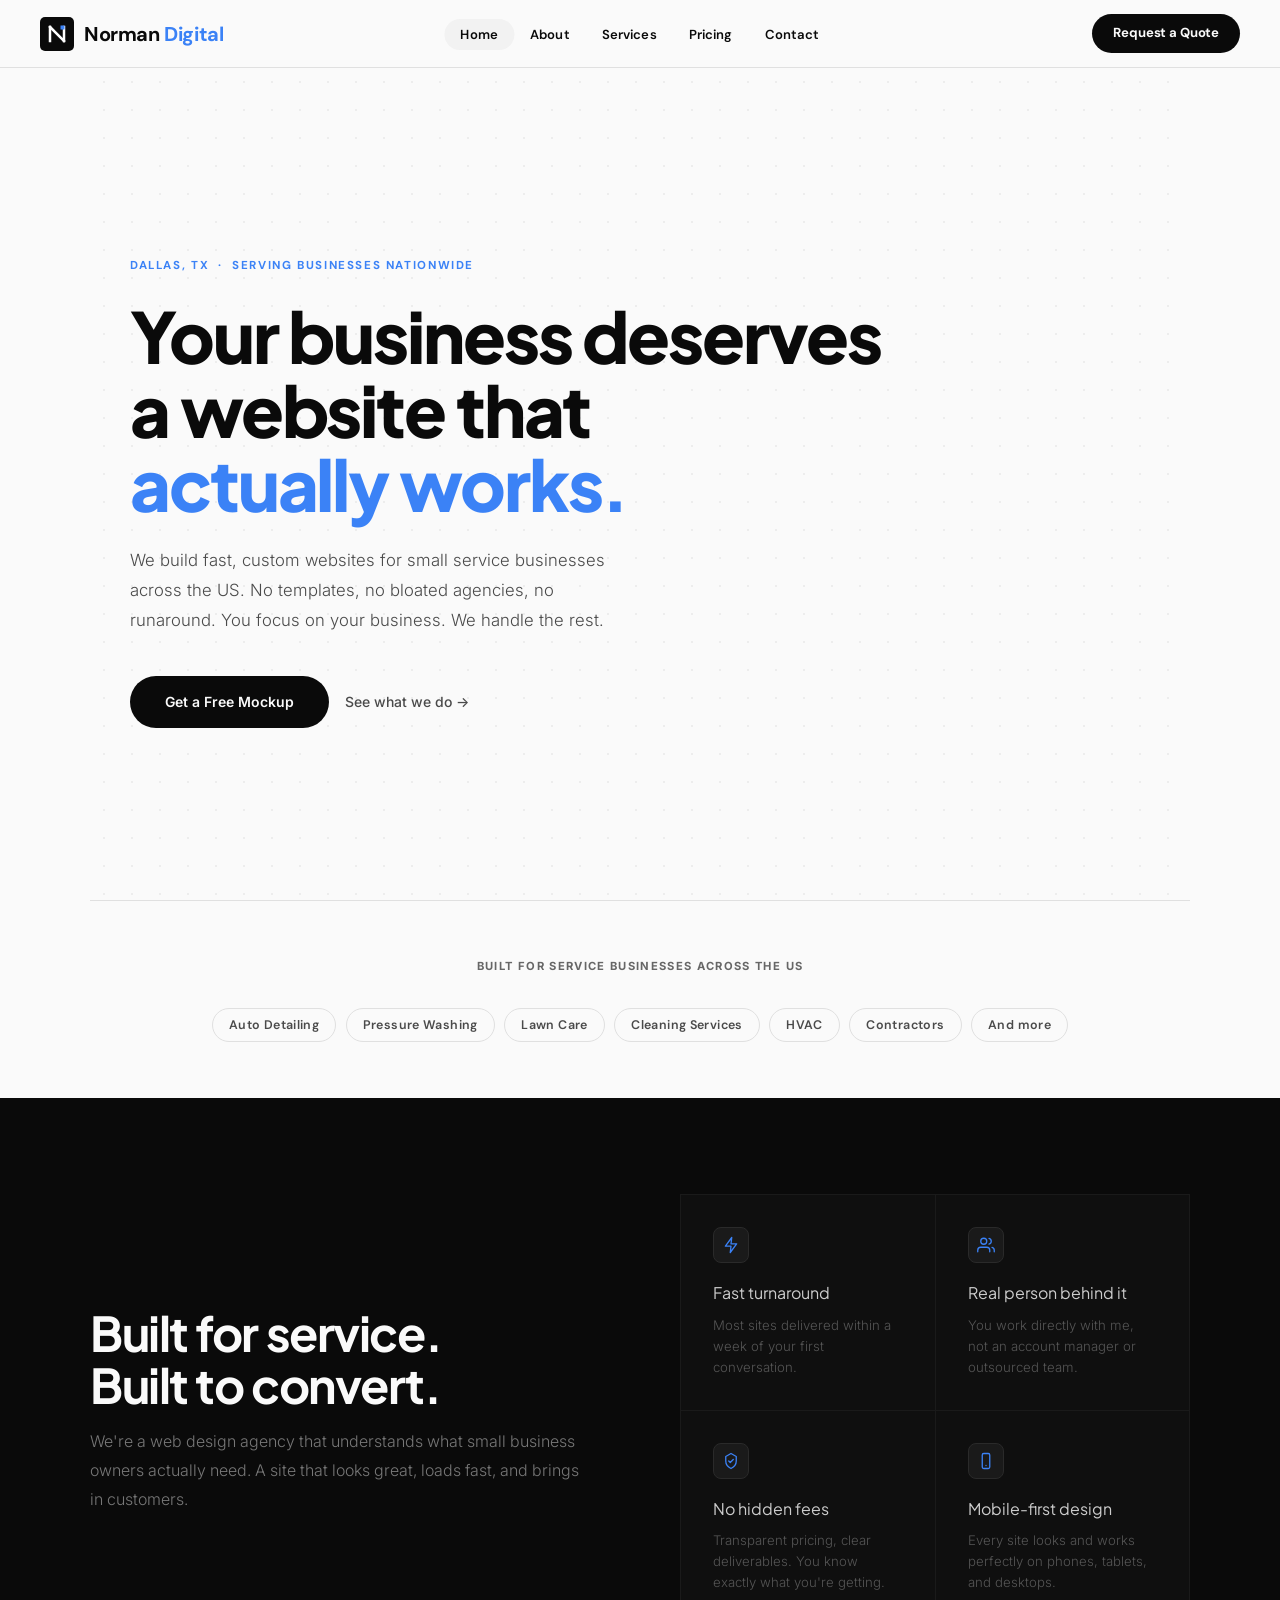
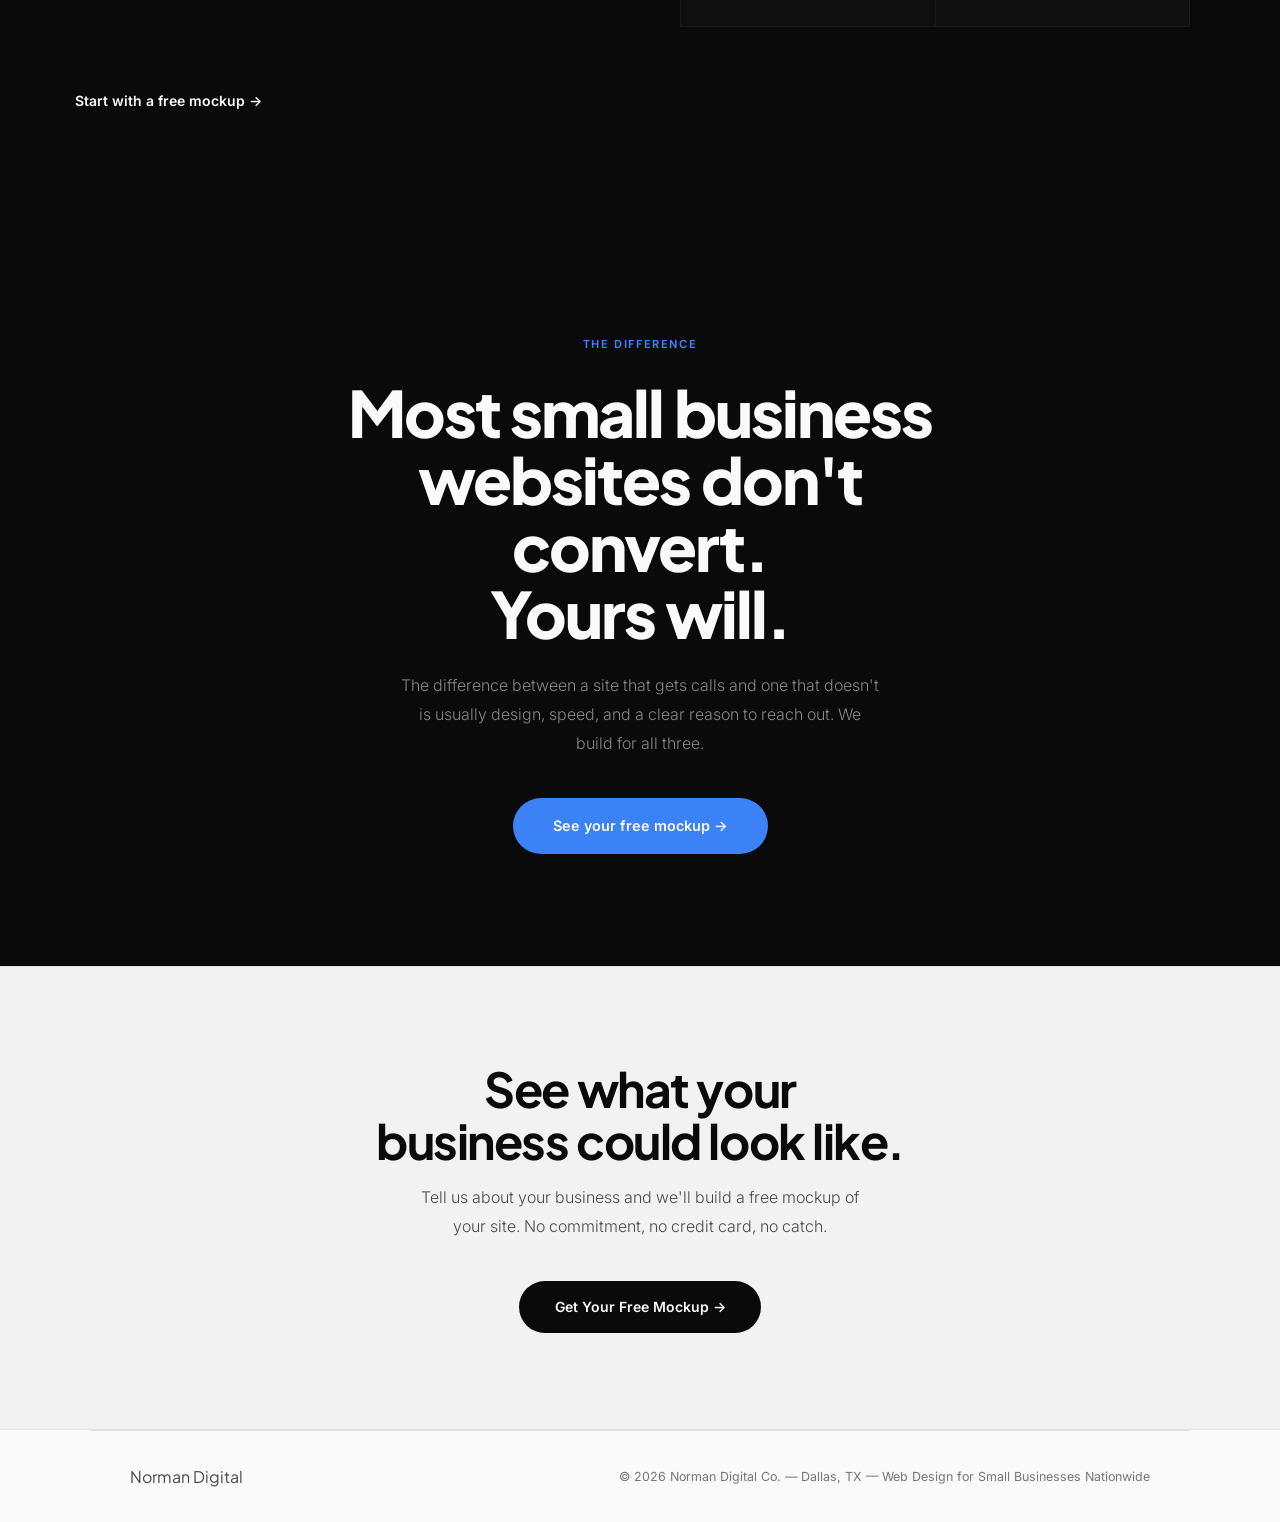
<file: index.html>
<!DOCTYPE html>
<html lang="en">
<head>
<meta charset="UTF-8">
<meta name="viewport" content="width=device-width, initial-scale=1.0">

<!-- Google Analytics — deferred to not block rendering -->
<script>
  window.dataLayer = window.dataLayer || [];
  function gtag(){dataLayer.push(arguments);}
  gtag('js', new Date());
  gtag('config', 'G-H9DW5S1WET');
  window.addEventListener('load', function() {
    var s = document.createElement('script');
    s.async = true;
    s.src = 'https://www.googletagmanager.com/gtag/js?id=G-H9DW5S1WET';
    document.head.appendChild(s);
  });
</script>

<!-- Primary Meta Tags -->
<title>Norman Digital — Web Design for Small Businesses | Based in Dallas, TX</title>
<meta name="title" content="Norman Digital — Web Design for Small Businesses | Based in Dallas, TX">
<meta name="description" content="Norman Digital builds fast, custom websites for small service businesses across the US. Based in Dallas, TX. Starting at $600. No hidden fees, no templates.">
<meta name="keywords" content="web design small business, web designer service businesses, auto detailing website, small business website design, web designer Dallas TX, affordable website design, custom website design USA">
<meta name="author" content="Norman Digital">
<meta name="robots" content="index, follow">
<link rel="canonical" href="https://normandigitalco.com/">
<link rel="icon" type="image/x-icon" href="/favicon.ico">
<link rel="icon" type="image/png" href="/favicon.png">

<!-- Open Graph / Facebook / iMessage previews -->
<meta property="og:type" content="website">
<meta property="og:url" content="https://normandigitalco.com/">
<meta property="og:title" content="Norman Digital — Custom Websites for Small Businesses">
<meta property="og:description" content="Fast, custom websites for service businesses across the US. Based in Dallas, TX. Starting at $600.">
<meta property="og:image" content="https://normandigitalco.com/images/og-image.png">
<meta property="og:site_name" content="Norman Digital">
<meta property="og:locale" content="en_US">

<!-- Twitter Card -->
<meta name="twitter:card" content="summary_large_image">
<meta name="twitter:url" content="https://normandigitalco.com/">
<meta name="twitter:title" content="Norman Digital — Custom Websites for Small Businesses">
<meta name="twitter:description" content="Fast, custom websites for service businesses across the US. Based in Dallas, TX. Starting at $600.">
<meta name="twitter:image" content="https://normandigitalco.com/images/og-image.png">

<!-- Local Business Schema Markup -->
<script type="application/ld+json">
{
  "@context": "https://schema.org",
  "@type": "ProfessionalService",
  "name": "Norman Digital",
  "description": "Web design agency building fast, custom websites for small service businesses across the US.",
  "url": "https://normandigitalco.com",
  "email": "normandigitalco@gmail.com",
  "address": {
    "@type": "PostalAddress",
    "addressLocality": "Dallas",
    "addressRegion": "TX",
    "addressCountry": "US"
  },
  "areaServed": "US",
  "priceRange": "$$",
  "openingHours": "Mo-Fr 09:00-18:00",
  "sameAs": []
}
</script>

<!-- Preconnect to font origins to establish early connections -->
<link rel="preconnect" href="https://fonts.googleapis.com">
<link rel="preconnect" href="https://fonts.gstatic.com" crossorigin>
<link rel="preload" as="style" href="https://fonts.googleapis.com/css2?family=Plus+Jakarta+Sans:wght@400;500;600;700;800&family=DM+Sans:wght@400;500;600;700&family=Inter:wght@300;400;500;600&display=swap" onload="this.onload=null;this.rel='stylesheet'">
<noscript><link rel="stylesheet" href="https://fonts.googleapis.com/css2?family=Plus+Jakarta+Sans:wght@400;500;600;700;800&family=DM+Sans:wght@400;500;600;700&family=Inter:wght@300;400;500;600&display=swap"></noscript>
<link rel="apple-touch-icon" sizes="180x180" href="/favicon.png">

<link rel="stylesheet" href="/styles.css">
</head>
<body>

<!-- NAV -->
<nav id="main-nav">
  <a href="/" class="nav-logo">
    <div class="nav-logo-icon">
      <svg viewBox="0 0 22 22" fill="none" xmlns="http://www.w3.org/2000/svg" aria-hidden="true">
        <line x1="4" y1="18" x2="4" y2="4" stroke="white" stroke-width="2.5" stroke-linecap="square"/>
        <line x1="4" y1="4" x2="18" y2="18" stroke="white" stroke-width="2.5" stroke-linecap="square"/>
        <line x1="18" y1="18" x2="18" y2="4" stroke="white" stroke-width="2.5" stroke-linecap="square"/>
        <rect x="14.5" y="2.5" width="4" height="4" fill="#3B82F6"/>
      </svg>
    </div>
    <span class="nav-logo-name">Norman <span>Digital</span></span>
  </a>

  <ul class="nav-center">
    <li><a href="/" class="active">Home</a></li>
    <li><a href="/about/">About</a></li>
    <li><a href="/services/">Services</a></li>
    <li><a href="/pricing/">Pricing</a></li>
    <li><a href="/contact/">Contact</a></li>
  </ul>

  <div class="nav-right">
    <a href="/contact/" class="nav-cta">Request a Quote</a>
    <button class="mobile-menu-btn" aria-label="Open navigation menu">
      <span></span><span></span><span></span>
    </button>
  </div>
</nav>

<!-- MOBILE NAV -->
<div class="mobile-nav" id="mobile-nav" role="navigation" aria-label="Mobile navigation">
  <button class="mobile-nav-close" id="mobile-nav-close">&times;</button>
  <a href="/">Home</a>
  <a href="/about/">About</a>
  <a href="/services/">Services</a>
  <a href="/pricing/">Pricing</a>
  <a href="/contact/">Contact</a>
  <a href="/contact/" class="mob-cta">Get a Free Mockup</a>
</div>

<main>
<div class="page" id="page-home">
  <div class="hero">
    <p class="hero-eyebrow">Dallas, TX &nbsp;&middot;&nbsp; Serving Businesses Nationwide</p>
    <h1>Your business deserves<br>a website that<br><em>actually works.</em></h1>
    <p class="hero-sub">We build fast, custom websites for small service businesses across the US. No templates, no bloated agencies, no runaround. You focus on your business. We handle the rest.</p>
    <div class="hero-actions">
      <a href="/contact/" class="btn-primary">Get a Free Mockup</a>
      <a href="/services/" class="btn-secondary">See what we do &rarr;</a>
    </div>
  </div>

  <div class="logos-strip">
    <p class="logos-label">Built for service businesses across the US</p>
    <div class="logos-row">
      <span class="logo-item">Auto Detailing</span>
      <span class="logo-item">Pressure Washing</span>
      <span class="logo-item">Lawn Care</span>
      <span class="logo-item">Cleaning Services</span>
      <span class="logo-item">HVAC</span>
      <span class="logo-item">Contractors</span>
      <span class="logo-item">And more</span>
    </div>
  </div>

  <div class="why-section">
    <div class="why-grid">
      <div class="why-left">
        <h2 class="section-title">Built for service.<br>Built to convert.</h2>
        <p class="section-sub">We&apos;re a web design agency that understands what small business owners actually need. A site that looks great, loads fast, and brings in customers.</p>
      </div>
      <div class="why-right">
        <div class="why-card">
          <div class="why-icon" aria-hidden="true"><svg viewBox="0 0 24 24" xmlns="http://www.w3.org/2000/svg"><path d="M13 2L4.5 13.5H12L11 22L19.5 10.5H12L13 2Z"/></svg></div>
          <h3>Fast turnaround</h3>
          <p>Most sites delivered within a week of your first conversation.</p>
        </div>
        <div class="why-card">
          <div class="why-icon" aria-hidden="true"><svg viewBox="0 0 24 24" xmlns="http://www.w3.org/2000/svg"><path d="M17 21v-2a4 4 0 0 0-4-4H5a4 4 0 0 0-4 4v2"/><circle cx="9" cy="7" r="4"/><path d="M23 21v-2a4 4 0 0 0-3-3.87"/><path d="M16 3.13a4 4 0 0 1 0 7.75"/></svg></div>
          <h3>Real person behind it</h3>
          <p>You work directly with me, not an account manager or outsourced team.</p>
        </div>
        <div class="why-card">
          <div class="why-icon" aria-hidden="true"><svg viewBox="0 0 24 24" xmlns="http://www.w3.org/2000/svg"><path d="M12 2l7 4v6c0 4.5-3.5 8.3-7 10-3.5-1.7-7-5.5-7-10V6l7-4z"/><path d="M9 12l2 2 4-4"/></svg></div>
          <h3>No hidden fees</h3>
          <p>Transparent pricing, clear deliverables. You know exactly what you&apos;re getting.</p>
        </div>
        <div class="why-card">
          <div class="why-icon" aria-hidden="true"><svg viewBox="0 0 24 24" xmlns="http://www.w3.org/2000/svg"><rect x="7" y="2" width="10" height="20" rx="2"/><path d="M12 18h.01"/></svg></div>
          <h3>Mobile-first design</h3>
          <p>Every site looks and works perfectly on phones, tablets, and desktops.</p>
        </div>
      </div>
    </div>
    <div style="margin-top:3rem;">
      <a href="/contact/" class="btn-primary">Start with a free mockup &rarr;</a>
    </div>
  </div>

  <!-- STATEMENT SECTION -->
  <div style="background:var(--black);padding:7rem 2.5rem;text-align:center">
    <p style="font-family:var(--display);font-size:0.72rem;font-weight:700;letter-spacing:0.14em;text-transform:uppercase;color:var(--accent);margin-bottom:1.5rem">The difference</p>
    <h2 style="font-family:var(--serif);font-size:clamp(2rem,5vw,4rem);font-weight:800;color:var(--white);line-height:1.05;letter-spacing:-0.03em;max-width:700px;margin:0 auto 1.5rem">Most small business websites don&apos;t convert.<br>Yours will.</h2>
    <p style="font-size:1rem;color:#888;max-width:480px;margin:0 auto 2.5rem;line-height:1.8;font-weight:300">The difference between a site that gets calls and one that doesn&apos;t is usually design, speed, and a clear reason to reach out. We build for all three.</p>
    <a href="/contact/" class="btn-primary" style="background:var(--accent);border:none;padding:1rem 2.5rem;font-size:0.9rem">See your free mockup &rarr;</a>
  </div>

  <!-- FREE MOCKUP CTA -->
  <div style="background:var(--gray-100);border-top:1px solid var(--gray-200);border-bottom:1px solid var(--gray-200);padding:6rem 2.5rem;text-align:center">
    <h2 class="section-title" style="text-align:center;max-width:560px;margin:0 auto 1rem">See what your<br>business could look like.</h2>
    <p style="font-size:1rem;color:var(--gray-600);max-width:460px;margin:0 auto 2.5rem;line-height:1.8;font-weight:300">Tell us about your business and we&apos;ll build a free mockup of your site. No commitment, no credit card, no catch.</p>
    <a href="/contact/" class="btn-primary">Get Your Free Mockup &rarr;</a>
  </div>

  <footer>
    <a href="/" class="footer-logo">Norman Digital</a>
    <p class="footer-copy">&copy; 2026 Norman Digital Co. &mdash; Dallas, TX &mdash; Web Design for Small Businesses Nationwide</p>
  </footer>
</div>
</main>

<script src="/script.js"></script>
</body>
</html>
</file>
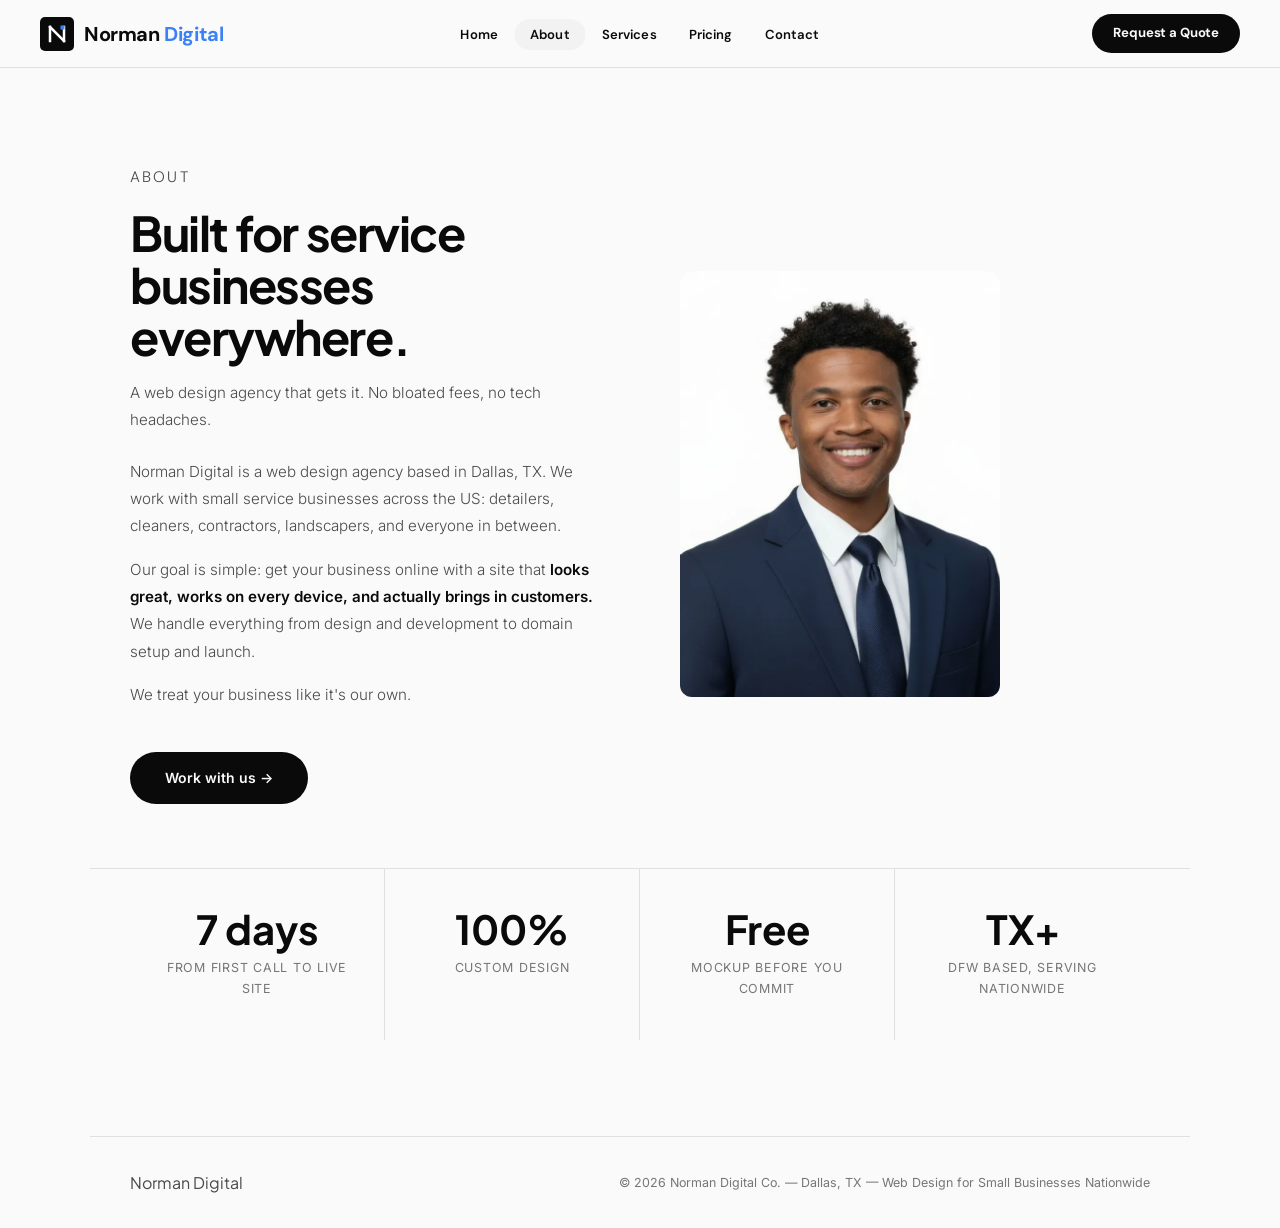
<file: about/index.html>
<!DOCTYPE html>
<html lang="en">
<head>
<meta charset="UTF-8">
<meta name="viewport" content="width=device-width, initial-scale=1.0">

<!-- Google Analytics — deferred to not block rendering -->
<script>
  window.dataLayer = window.dataLayer || [];
  function gtag(){dataLayer.push(arguments);}
  gtag('js', new Date());
  gtag('config', 'G-H9DW5S1WET');
  window.addEventListener('load', function() {
    var s = document.createElement('script');
    s.async = true;
    s.src = 'https://www.googletagmanager.com/gtag/js?id=G-H9DW5S1WET';
    document.head.appendChild(s);
  });
</script>

<!-- Primary Meta Tags -->
<title>About Norman Digital — Web Design Agency in Dallas, TX</title>
<meta name="title" content="About Norman Digital — Web Design Agency in Dallas, TX">
<meta name="description" content="Norman Digital is a web design agency based in Dallas, TX serving small service businesses nationwide. No bloated fees, no tech headaches — just fast, custom sites.">
<meta name="author" content="Norman Digital">
<meta name="robots" content="index, follow">
<link rel="canonical" href="https://normandigitalco.com/about/">
<link rel="icon" type="image/x-icon" href="/favicon.ico">
<link rel="icon" type="image/png" href="/favicon.png">

<!-- Open Graph / Facebook / iMessage previews -->
<meta property="og:type" content="website">
<meta property="og:url" content="https://normandigitalco.com/about/">
<meta property="og:title" content="About Norman Digital — Web Design Agency in Dallas, TX">
<meta property="og:description" content="A web design agency that gets it. No bloated fees, no tech headaches — just fast, custom sites for service businesses everywhere.">
<meta property="og:image" content="https://normandigitalco.com/images/og-image.png">
<meta property="og:site_name" content="Norman Digital">
<meta property="og:locale" content="en_US">

<!-- Twitter Card -->
<meta name="twitter:card" content="summary_large_image">
<meta name="twitter:url" content="https://normandigitalco.com/about/">
<meta name="twitter:title" content="About Norman Digital — Web Design Agency in Dallas, TX">
<meta name="twitter:description" content="A web design agency that gets it. No bloated fees, no tech headaches — just fast, custom sites for service businesses everywhere.">
<meta name="twitter:image" content="https://normandigitalco.com/images/og-image.png">

<!-- Local Business Schema Markup -->
<script type="application/ld+json">
{
  "@context": "https://schema.org",
  "@type": "ProfessionalService",
  "name": "Norman Digital",
  "description": "Web design agency building fast, custom websites for small service businesses across the US.",
  "url": "https://normandigitalco.com",
  "email": "normandigitalco@gmail.com",
  "address": {
    "@type": "PostalAddress",
    "addressLocality": "Dallas",
    "addressRegion": "TX",
    "addressCountry": "US"
  },
  "areaServed": "US",
  "priceRange": "$$",
  "openingHours": "Mo-Fr 09:00-18:00",
  "sameAs": []
}
</script>

<link rel="preconnect" href="https://fonts.googleapis.com">
<link rel="preconnect" href="https://fonts.gstatic.com" crossorigin>
<link rel="preload" as="style" href="https://fonts.googleapis.com/css2?family=Plus+Jakarta+Sans:wght@400;500;600;700;800&family=DM+Sans:wght@400;500;600;700&family=Inter:wght@300;400;500;600&display=swap" onload="this.onload=null;this.rel='stylesheet'">
<noscript><link rel="stylesheet" href="https://fonts.googleapis.com/css2?family=Plus+Jakarta+Sans:wght@400;500;600;700;800&family=DM+Sans:wght@400;500;600;700&family=Inter:wght@300;400;500;600&display=swap"></noscript>
<link rel="apple-touch-icon" sizes="180x180" href="/favicon.png">

<link rel="stylesheet" href="/styles.css">
</head>
<body>

<!-- NAV -->
<nav id="main-nav">
  <a href="/" class="nav-logo">
    <div class="nav-logo-icon">
      <svg viewBox="0 0 22 22" fill="none" xmlns="http://www.w3.org/2000/svg" aria-hidden="true">
        <line x1="4" y1="18" x2="4" y2="4" stroke="white" stroke-width="2.5" stroke-linecap="square"/>
        <line x1="4" y1="4" x2="18" y2="18" stroke="white" stroke-width="2.5" stroke-linecap="square"/>
        <line x1="18" y1="18" x2="18" y2="4" stroke="white" stroke-width="2.5" stroke-linecap="square"/>
        <rect x="14.5" y="2.5" width="4" height="4" fill="#3B82F6"/>
      </svg>
    </div>
    <span class="nav-logo-name">Norman <span>Digital</span></span>
  </a>

  <ul class="nav-center">
    <li><a href="/">Home</a></li>
    <li><a href="/about/" class="active">About</a></li>
    <li><a href="/services/">Services</a></li>
    <li><a href="/pricing/">Pricing</a></li>
    <li><a href="/contact/">Contact</a></li>
  </ul>

  <div class="nav-right">
    <a href="/contact/" class="nav-cta">Request a Quote</a>
    <button class="mobile-menu-btn" aria-label="Open navigation menu">
      <span></span><span></span><span></span>
    </button>
  </div>
</nav>

<!-- MOBILE NAV -->
<div class="mobile-nav" id="mobile-nav" role="navigation" aria-label="Mobile navigation">
  <button class="mobile-nav-close" id="mobile-nav-close">&times;</button>
  <a href="/">Home</a>
  <a href="/about/">About</a>
  <a href="/services/">Services</a>
  <a href="/pricing/">Pricing</a>
  <a href="/contact/">Contact</a>
  <a href="/contact/" class="mob-cta">Get a Free Mockup</a>
</div>

<main>
<div class="page" id="page-about">
  <div class="about-hero">
    <div class="about-text">
      <p class="section-label">About</p>
      <h1 class="section-title">Built for service<br>businesses everywhere.</h1>
      <p class="section-sub">A web design agency that gets it. No bloated fees, no tech headaches.</p>
      <p>Norman Digital is a web design agency based in Dallas, TX. We work with small service businesses across the US: detailers, cleaners, contractors, landscapers, and everyone in between.</p>
      <p>Our goal is simple: get your business online with a site that <strong>looks great, works on every device, and actually brings in customers.</strong> We handle everything from design and development to domain setup and launch.</p>
      <p>We treat your business like it&apos;s our own.</p>
      <br>
      <a href="/contact/" class="btn-primary">Work with us &rarr;</a>
    </div>
    <div class="about-photo">
      <img src="/images/norman.jpg.webp" alt="Norman Digital founder — web design agency based in Dallas TX" width="600" height="750" loading="lazy" decoding="async">
    </div>
  </div>

  <div class="about-stats">
    <div class="stat">
      <p class="stat-num">7 days</p>
      <p class="stat-label">From first call to live site</p>
    </div>
    <div class="stat">
      <p class="stat-num">100%</p>
      <p class="stat-label">Custom design</p>
    </div>
    <div class="stat">
      <p class="stat-num">Free</p>
      <p class="stat-label">Mockup before you commit</p>
    </div>
    <div class="stat">
      <p class="stat-num">TX+</p>
      <p class="stat-label">DFW based, serving nationwide</p>
    </div>
  </div>

  <footer>
    <a href="/" class="footer-logo">Norman Digital</a>
    <p class="footer-copy">&copy; 2026 Norman Digital Co. &mdash; Dallas, TX &mdash; Web Design for Small Businesses Nationwide</p>
  </footer>
</div>
</main>

<script src="/script.js"></script>
</body>
</html>
</file>
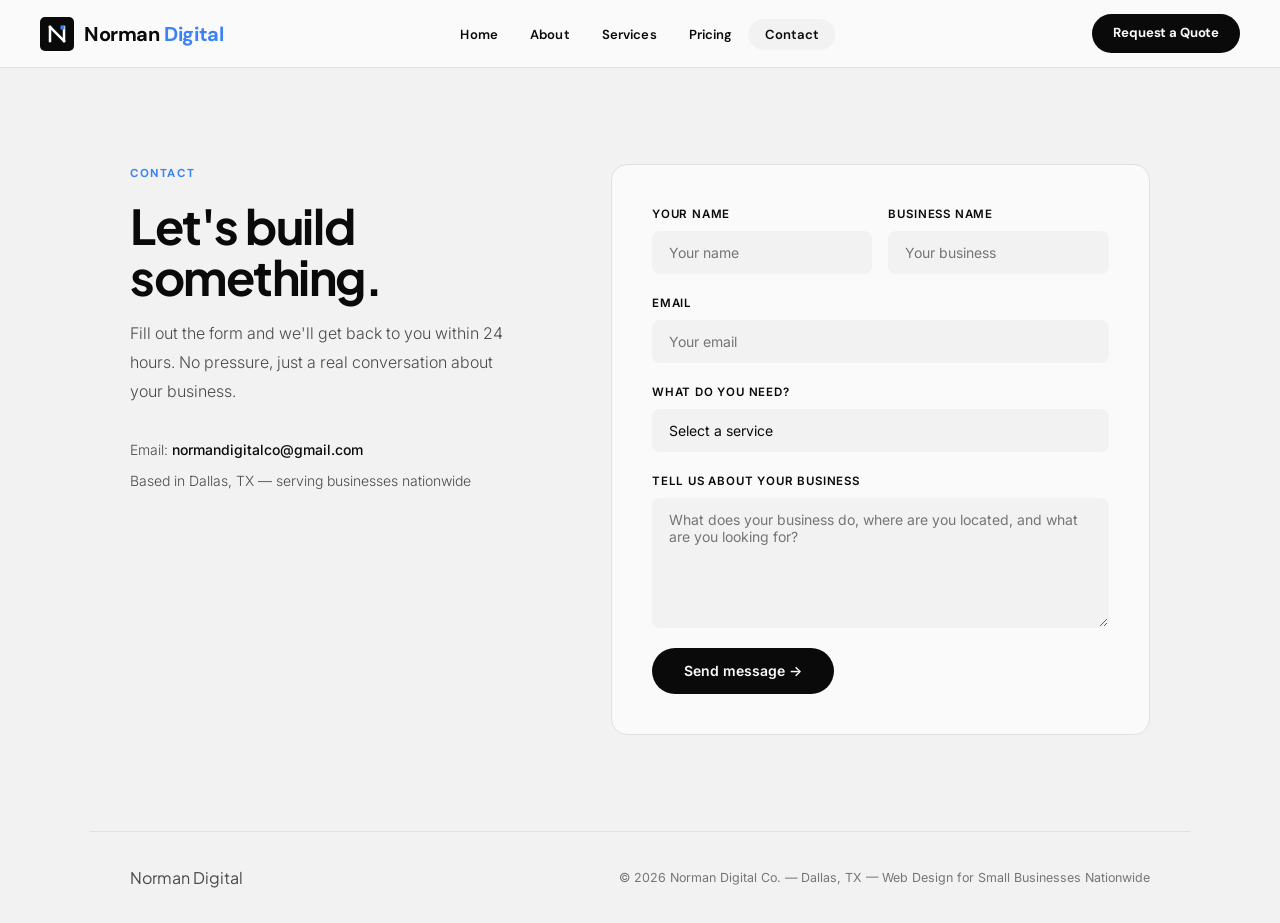
<file: contact/index.html>
<!DOCTYPE html>
<html lang="en">
<head>
<meta charset="UTF-8">
<meta name="viewport" content="width=device-width, initial-scale=1.0">

<!-- Google Analytics — deferred to not block rendering -->
<script>
  window.dataLayer = window.dataLayer || [];
  function gtag(){dataLayer.push(arguments);}
  gtag('js', new Date());
  gtag('config', 'G-H9DW5S1WET');
  window.addEventListener('load', function() {
    var s = document.createElement('script');
    s.async = true;
    s.src = 'https://www.googletagmanager.com/gtag/js?id=G-H9DW5S1WET';
    document.head.appendChild(s);
  });
</script>

<!-- Primary Meta Tags -->
<title>Contact Norman Digital — Get a Free Website Mockup</title>
<meta name="title" content="Contact Norman Digital — Get a Free Website Mockup">
<meta name="description" content="Ready to get started? Contact Norman Digital for a free website mockup and quote. Based in Dallas, TX, serving service businesses nationwide.">
<meta name="author" content="Norman Digital">
<meta name="robots" content="index, follow">
<link rel="canonical" href="https://normandigitalco.com/contact/">
<link rel="icon" type="image/x-icon" href="/favicon.ico">
<link rel="icon" type="image/png" href="/favicon.png">

<!-- Open Graph / Facebook / iMessage previews -->
<meta property="og:type" content="website">
<meta property="og:url" content="https://normandigitalco.com/contact/">
<meta property="og:title" content="Contact Norman Digital — Get a Free Website Mockup">
<meta property="og:description" content="Ready to get started? Contact Norman Digital for a free website mockup and quote.">
<meta property="og:image" content="https://normandigitalco.com/images/og-image.png">
<meta property="og:site_name" content="Norman Digital">
<meta property="og:locale" content="en_US">

<!-- Twitter Card -->
<meta name="twitter:card" content="summary_large_image">
<meta name="twitter:url" content="https://normandigitalco.com/contact/">
<meta name="twitter:title" content="Contact Norman Digital — Get a Free Website Mockup">
<meta name="twitter:description" content="Ready to get started? Contact Norman Digital for a free website mockup and quote.">
<meta name="twitter:image" content="https://normandigitalco.com/images/og-image.png">

<!-- Local Business Schema Markup -->
<script type="application/ld+json">
{
  "@context": "https://schema.org",
  "@type": "ProfessionalService",
  "name": "Norman Digital",
  "description": "Web design agency building fast, custom websites for small service businesses across the US.",
  "url": "https://normandigitalco.com",
  "email": "normandigitalco@gmail.com",
  "address": {
    "@type": "PostalAddress",
    "addressLocality": "Dallas",
    "addressRegion": "TX",
    "addressCountry": "US"
  },
  "areaServed": "US",
  "priceRange": "$$",
  "openingHours": "Mo-Fr 09:00-18:00",
  "sameAs": []
}
</script>

<link rel="preconnect" href="https://fonts.googleapis.com">
<link rel="preconnect" href="https://fonts.gstatic.com" crossorigin>
<link rel="preload" as="style" href="https://fonts.googleapis.com/css2?family=Plus+Jakarta+Sans:wght@400;500;600;700;800&family=DM+Sans:wght@400;500;600;700&family=Inter:wght@300;400;500;600&display=swap" onload="this.onload=null;this.rel='stylesheet'">
<noscript><link rel="stylesheet" href="https://fonts.googleapis.com/css2?family=Plus+Jakarta+Sans:wght@400;500;600;700;800&family=DM+Sans:wght@400;500;600;700&family=Inter:wght@300;400;500;600&display=swap"></noscript>
<link rel="apple-touch-icon" sizes="180x180" href="/favicon.png">

<link rel="stylesheet" href="/styles.css">
</head>
<body>

<!-- NAV -->
<nav id="main-nav">
  <a href="/" class="nav-logo">
    <div class="nav-logo-icon">
      <svg viewBox="0 0 22 22" fill="none" xmlns="http://www.w3.org/2000/svg" aria-hidden="true">
        <line x1="4" y1="18" x2="4" y2="4" stroke="white" stroke-width="2.5" stroke-linecap="square"/>
        <line x1="4" y1="4" x2="18" y2="18" stroke="white" stroke-width="2.5" stroke-linecap="square"/>
        <line x1="18" y1="18" x2="18" y2="4" stroke="white" stroke-width="2.5" stroke-linecap="square"/>
        <rect x="14.5" y="2.5" width="4" height="4" fill="#3B82F6"/>
      </svg>
    </div>
    <span class="nav-logo-name">Norman <span>Digital</span></span>
  </a>

  <ul class="nav-center">
    <li><a href="/">Home</a></li>
    <li><a href="/about/">About</a></li>
    <li><a href="/services/">Services</a></li>
    <li><a href="/pricing/">Pricing</a></li>
    <li><a href="/contact/" class="active">Contact</a></li>
  </ul>

  <div class="nav-right">
    <a href="/contact/" class="nav-cta">Request a Quote</a>
    <button class="mobile-menu-btn" aria-label="Open navigation menu">
      <span></span><span></span><span></span>
    </button>
  </div>
</nav>

<!-- MOBILE NAV -->
<div class="mobile-nav" id="mobile-nav" role="navigation" aria-label="Mobile navigation">
  <button class="mobile-nav-close" id="mobile-nav-close">&times;</button>
  <a href="/">Home</a>
  <a href="/about/">About</a>
  <a href="/services/">Services</a>
  <a href="/pricing/">Pricing</a>
  <a href="/contact/">Contact</a>
  <a href="/contact/" class="mob-cta">Get a Free Mockup</a>
</div>

<main>
<div class="page" id="page-contact">
  <div class="contact-wrap">
    <div class="contact-info">
      <p class="section-label">Contact</p>
      <h1 class="section-title">Let&apos;s build<br>something.</h1>
      <p class="section-sub">Fill out the form and we&apos;ll get back to you within 24 hours. No pressure, just a real conversation about your business.</p>
      <p class="contact-detail">Email: <a href="mailto:normandigitalco@gmail.com">normandigitalco@gmail.com</a></p>
      <p class="contact-detail" style="margin-top: 0.35rem;">Based in Dallas, TX &mdash; serving businesses nationwide</p>
    </div>
    <form class="contact-form" action="https://formspree.io/f/mreolqjw" method="POST">
      <div class="form-row">
        <div class="form-group">
          <label for="name">Your name</label>
          <input type="text" id="name" name="name" placeholder="Your name" required>
        </div>
        <div class="form-group">
          <label for="business">Business name</label>
          <input type="text" id="business" name="business" placeholder="Your business">
        </div>
      </div>
      <div class="form-group">
        <label for="email">Email</label>
        <input type="email" id="email" name="email" placeholder="Your email" required>
      </div>
      <div class="form-group">
        <label for="service">What do you need?</label>
        <select id="service" name="service">
          <option value="">Select a service</option>
          <option>Free website mockup</option>
          <option>New website: Starter ($600)</option>
          <option>New website: Growth ($1,000)</option>
          <option>New website: Premium ($1,500)</option>
          <option>Website redesign</option>
          <option>Monthly maintenance only</option>
          <option>Something else</option>
        </select>
      </div>
      <div class="form-group">
        <label for="message">Tell us about your business</label>
        <textarea id="message" name="message" placeholder="What does your business do, where are you located, and what are you looking for?"></textarea>
      </div>
      <button type="submit" class="form-submit">Send message &rarr;</button>
    </form>
  </div>

  <footer>
    <a href="/" class="footer-logo">Norman Digital</a>
    <p class="footer-copy">&copy; 2026 Norman Digital Co. &mdash; Dallas, TX &mdash; Web Design for Small Businesses Nationwide</p>
  </footer>
</div>
</main>

<script src="/script.js"></script>
</body>
</html>
</file>
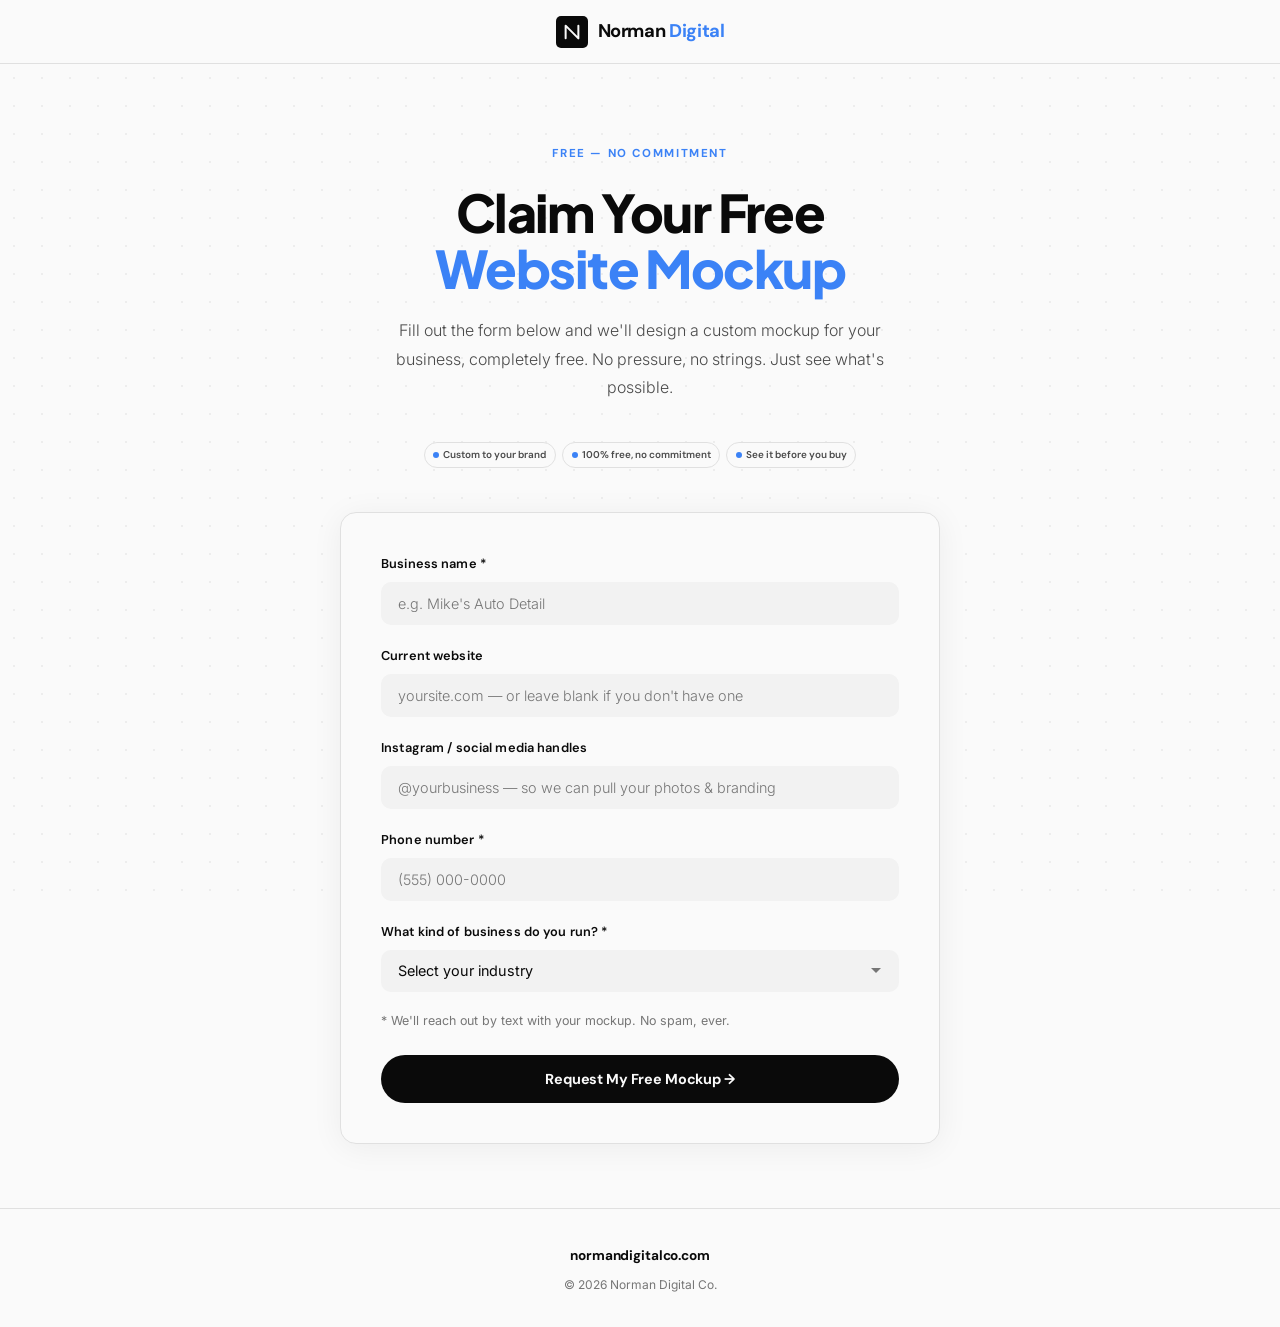
<file: free-mockup/index.html>
<!DOCTYPE html>
<html lang="en">
<head>
<meta charset="UTF-8">
<meta name="viewport" content="width=device-width, initial-scale=1.0">
<title>Free Website Mockup — Norman Digital</title>
<meta name="description" content="Claim your free custom website mockup from Norman Digital. No commitment, no strings. See exactly what your new site could look like.">
<meta name="robots" content="noindex, nofollow">
<link rel="icon" type="image/png" href="/favicon.png">

<link rel="preconnect" href="https://fonts.googleapis.com">
<link rel="preconnect" href="https://fonts.gstatic.com" crossorigin>
<link rel="preload" as="style" href="https://fonts.googleapis.com/css2?family=Plus+Jakarta+Sans:wght@400;500;600;700;800&family=DM+Sans:wght@400;500;600;700&family=Inter:wght@300;400;500;600&display=swap" onload="this.onload=null;this.rel='stylesheet'">
<noscript><link rel="stylesheet" href="https://fonts.googleapis.com/css2?family=Plus+Jakarta+Sans:wght@400;500;600;700;800&family=DM+Sans:wght@400;500;600;700&family=Inter:wght@300;400;500;600&display=swap"></noscript>

<style>
*, *::before, *::after { box-sizing: border-box; margin: 0; padding: 0; }

:root {
  --black: #0a0a0a;
  --white: #fafafa;
  --gray-100: #f2f2f2;
  --gray-200: #e0e0e0;
  --gray-400: #767676;
  --gray-600: #4a4a4a;
  --accent: #3B82F6;
  --accent-dark: #1d4ed8;
  --serif: 'Plus Jakarta Sans', system-ui, sans-serif;
  --sans: 'Inter', system-ui, sans-serif;
  --display: 'DM Sans', system-ui, sans-serif;
}

html { scroll-behavior: smooth; }

body {
  font-family: var(--sans);
  background: var(--white);
  color: var(--gray-600);
  font-size: 16px;
  line-height: 1.7;
  overflow-x: hidden;
  min-height: 100vh;
}

/* ── NAV ── */
nav {
  position: fixed;
  top: 0; left: 0; right: 0;
  z-index: 100;
  display: flex;
  align-items: center;
  justify-content: center;
  padding: 0 2rem;
  height: 64px;
  background: rgba(250,250,250,0.95);
  backdrop-filter: blur(16px);
  border-bottom: 1px solid var(--gray-200);
}

.nav-logo {
  display: flex;
  align-items: center;
  gap: 10px;
  text-decoration: none;
}

.nav-logo-icon {
  width: 32px; height: 32px;
  background: var(--black);
  border-radius: 5px;
  display: flex; align-items: center; justify-content: center;
}

.nav-logo-icon svg { width: 20px; height: 20px; }

.nav-logo-name {
  font-family: var(--display);
  font-size: 1.15rem;
  font-weight: 700;
  color: var(--black);
  letter-spacing: -0.02em;
}

.nav-logo-name span { color: var(--accent); }

/* ── DOT GRID BG ── */
.dot-bg {
  position: fixed;
  top: 64px; left: 0; right: 0; bottom: 0;
  background-image: radial-gradient(circle, #d4d4d4 1px, transparent 1px);
  background-size: 28px 28px;
  opacity: 0.35;
  pointer-events: none;
  z-index: 0;
}

/* ── LAYOUT ── */
.page-wrap {
  position: relative;
  z-index: 1;
  padding-top: 64px;
  min-height: 100vh;
  display: flex;
  flex-direction: column;
  align-items: center;
}

/* ── HERO ── */
.hero {
  width: 100%;
  max-width: 680px;
  padding: 5rem 2rem 1rem;
  text-align: center;
}

.hero-eyebrow {
  font-family: var(--display);
  font-size: 0.72rem;
  font-weight: 700;
  letter-spacing: 0.14em;
  text-transform: uppercase;
  color: var(--accent);
  margin-bottom: 1.25rem;
  opacity: 0;
  animation: fadeUp 0.6s ease forwards 0.1s;
}

.hero h1 {
  font-family: var(--serif);
  font-size: clamp(2rem, 5vw, 3.25rem);
  font-weight: 800;
  line-height: 1.08;
  letter-spacing: -0.03em;
  color: var(--black);
  margin-bottom: 1.25rem;
  opacity: 0;
  animation: fadeUp 0.6s ease forwards 0.2s;
}

.hero h1 em { font-style: normal; color: var(--accent); }

.hero-sub {
  font-size: 1rem;
  font-weight: 300;
  color: var(--gray-600);
  line-height: 1.8;
  max-width: 500px;
  margin: 0 auto 2.5rem;
  opacity: 0;
  animation: fadeUp 0.6s ease forwards 0.35s;
}

/* ── TRUST PILLS ── */
.trust-row {
  display: flex;
  justify-content: center;
  gap: 0.35rem;
  flex-wrap: wrap;
  margin-bottom: 1.75rem;
  opacity: 0;
  animation: fadeUp 0.6s ease forwards 0.45s;
  padding: 0 0.5rem;
}

.trust-pill {
  font-family: var(--display);
  font-size: 0.62rem;
  font-weight: 600;
  color: var(--gray-600);
  background: var(--white);
  border: 1px solid var(--gray-200);
  border-radius: 2rem;
  padding: 0.22rem 0.55rem;
  display: flex;
  align-items: center;
  gap: 0.25rem;
  white-space: nowrap;
}

.trust-pill .dot {
  width: 5px; height: 5px;
}

.trust-pill .dot {
  width: 6px; height: 6px;
  border-radius: 50%;
  background: var(--accent);
  flex-shrink: 0;
}

/* ── FORM CARD ── */
.form-card {
  width: 100%;
  max-width: 600px;
  background: var(--white);
  border: 1px solid var(--gray-200);
  border-radius: 16px;
  padding: 2.5rem;
  margin: 0 2rem 4rem;
  box-shadow: 0 4px 32px rgba(0,0,0,0.06);
  opacity: 0;
  animation: fadeUp 0.6s ease forwards 0.5s;
}

.form-group {
  margin-bottom: 1.25rem;
}

.form-group label {
  display: block;
  font-family: var(--display);
  font-size: 0.8rem;
  font-weight: 600;
  color: var(--black);
  margin-bottom: 0.45rem;
  letter-spacing: 0.01em;
}

.form-group input,
.form-group select,
.form-group textarea {
  width: 100%;
  font-family: var(--sans);
  font-size: 0.9rem;
  font-weight: 400;
  color: var(--black);
  background: var(--gray-100);
  border: 1.5px solid transparent;
  border-radius: 10px;
  padding: 0.75rem 1rem;
  transition: border-color 0.2s, background 0.2s;
  outline: none;
  -webkit-appearance: none;
  appearance: none;
}

.form-group input::placeholder,
.form-group textarea::placeholder {
  color: var(--gray-400);
  font-weight: 300;
}

.form-group input:focus,
.form-group select:focus,
.form-group textarea:focus {
  background: var(--white);
  border-color: var(--accent);
}

.form-group select {
  background-image: url("data:image/svg+xml,%3Csvg xmlns='http://www.w3.org/2000/svg' width='12' height='12' viewBox='0 0 12 12'%3E%3Cpath fill='%23767676' d='M6 8L1 3h10z'/%3E%3C/svg%3E");
  background-repeat: no-repeat;
  background-position: right 1rem center;
  padding-right: 2.5rem;
  cursor: pointer;
  background-color: var(--gray-100);
}

.form-group select option { color: var(--black); }

.form-group textarea {
  resize: vertical;
  min-height: 100px;
  line-height: 1.6;
}

.form-note {
  font-size: 0.78rem;
  color: var(--gray-400);
  margin-bottom: 1.5rem;
  line-height: 1.5;
}

.form-submit {
  width: 100%;
  background: var(--black);
  color: var(--white);
  padding: 0.95rem 2rem;
  border-radius: 2rem;
  font-family: var(--display);
  font-size: 0.9rem;
  font-weight: 700;
  border: none;
  cursor: pointer;
  transition: background 0.2s, transform 0.15s;
  letter-spacing: -0.01em;
}

.form-submit:hover { background: #222; transform: translateY(-1px); }
.form-submit:active { transform: translateY(0); }

/* ── SUCCESS STATE ── */
.success-state {
  display: none;
  text-align: center;
  padding: 1rem 0;
}

.success-icon {
  width: 56px; height: 56px;
  background: #ecfdf5;
  border-radius: 50%;
  display: flex; align-items: center; justify-content: center;
  margin: 0 auto 1.5rem;
}

.success-icon svg {
  width: 28px; height: 28px;
  stroke: #10b981;
  fill: none;
  stroke-width: 2.5;
  stroke-linecap: round;
  stroke-linejoin: round;
}

.success-state h2 {
  font-family: var(--serif);
  font-size: 1.5rem;
  font-weight: 700;
  color: var(--black);
  letter-spacing: -0.02em;
  margin-bottom: 0.75rem;
}

.success-state p {
  font-size: 0.9rem;
  color: var(--gray-600);
  font-weight: 300;
  line-height: 1.7;
}

/* ── FOOTER ── */
footer {
  width: 100%;
  padding: 2rem;
  text-align: center;
  border-top: 1px solid var(--gray-200);
  margin-top: auto;
}

footer a {
  font-family: var(--display);
  font-size: 0.85rem;
  font-weight: 700;
  color: var(--black);
  text-decoration: none;
  letter-spacing: -0.01em;
}

footer p {
  font-size: 0.75rem;
  color: var(--gray-400);
  margin-top: 0.4rem;
}

/* ── ANIMATION ── */
@keyframes fadeUp {
  from { opacity: 0; transform: translateY(16px); }
  to   { opacity: 1; transform: translateY(0); }
}

/* ── MOBILE ── */
@media (max-width: 640px) {
  .hero { padding: 3.5rem 1.5rem 1.5rem; }
  .form-card { padding: 1.75rem 1.5rem; margin: 0 1rem 3rem; }
  .trust-row { gap: 0.4rem; }
}
</style>
</head>
<body>

<nav>
  <a href="https://normandigitalco.com" class="nav-logo">
    <div class="nav-logo-icon">
      <!-- N monogram matching main site -->
      <svg viewBox="0 0 22 22" fill="none" xmlns="http://www.w3.org/2000/svg">
        <path d="M4 18V4l14 14V4" stroke="#fafafa" stroke-width="2.2" stroke-linecap="round" stroke-linejoin="round"/>
      </svg>
    </div>
    <span class="nav-logo-name">Norman <span>Digital</span></span>
  </a>
</nav>

<div class="dot-bg" aria-hidden="true"></div>

<div class="page-wrap">

  <section class="hero">
    <p class="hero-eyebrow">Free — No Commitment</p>
    <h1>Claim Your Free<br><em>Website Mockup</em></h1>
    <p class="hero-sub">Fill out the form below and we'll design a custom mockup for your business, completely free. No pressure, no strings. Just see what's possible.</p>

    <div class="trust-row">
      <span class="trust-pill"><span class="dot"></span>Custom to your brand</span>
      <span class="trust-pill"><span class="dot"></span>100% free, no commitment</span>
      <span class="trust-pill"><span class="dot"></span>See it before you buy</span>
    </div>
  </section>

  <div class="form-card">

    <!-- FORM -->
    <div id="form-wrap">
      <form
        id="mockup-form"
        action="https://formspree.io/f/mreolqjw"
        method="POST"
      >
        <!-- Hidden field so you can tell these apart from main site submissions -->
        <input type="hidden" name="_subject" value="🎨 New Free Mockup Request">
        <input type="hidden" name="source" value="free-mockup landing page">

        <div class="form-group">
          <label for="business">Business name *</label>
          <input type="text" id="business" name="business" placeholder="e.g. Mike's Auto Detail" required>
        </div>

        <div class="form-group">
          <label for="website">Current website</label>
          <input type="text" id="website" name="website" placeholder="yoursite.com — or leave blank if you don't have one">
        </div>

        <div class="form-group">
          <label for="social">Instagram / social media handles</label>
          <input type="text" id="social" name="social" placeholder="@yourbusiness — so we can pull your photos & branding">
        </div>

        <div class="form-group">
          <label for="phone">Phone number *</label>
          <input type="tel" id="phone" name="phone" placeholder="(555) 000-0000" required>
        </div>

        <div class="form-group">
          <label for="business_type">What kind of business do you run? *</label>
          <select id="business_type" name="business_type" required>
            <option value="" disabled selected>Select your industry</option>
            <option>Auto Detailing</option>
            <option>Pressure Washing</option>
            <option>Lawn Care / Landscaping</option>
            <option>Cleaning Service</option>
            <option>HVAC / Plumbing / Electrical</option>
            <option>Beauty / Salon / Barbershop</option>
            <option>Fitness / Personal Training</option>
            <option>Food / Restaurant / Catering</option>
            <option>Real Estate</option>
            <option>Photography / Videography</option>
            <option>Other service business</option>
          </select>
        </div>

        <p class="form-note">* We'll reach out by text with your mockup. No spam, ever.</p>

        <button type="submit" class="form-submit">Request My Free Mockup &rarr;</button>
      </form>
    </div>

    <!-- SUCCESS -->
    <div class="success-state" id="success-state">
      <div class="success-icon">
        <svg viewBox="0 0 24 24"><polyline points="20 6 9 17 4 12"/></svg>
      </div>
      <h2>You're all set!</h2>
      <p>We got your request. Keep an eye on your texts — we'll be in touch with your mockup soon.</p>
    </div>

  </div>

  <footer>
    <a href="https://normandigitalco.com">normandigitalco.com</a>
    <p>&copy; 2026 Norman Digital Co.</p>
  </footer>

</div>

<script>
  const form = document.getElementById('mockup-form');
  const formWrap = document.getElementById('form-wrap');
  const successState = document.getElementById('success-state');

  form.addEventListener('submit', async function(e) {
    e.preventDefault();
    const btn = form.querySelector('.form-submit');
    btn.textContent = 'Sending…';
    btn.disabled = true;

    try {
      const data = new FormData(form);
      const res = await fetch(form.action, {
        method: 'POST',
        body: data,
        headers: { 'Accept': 'application/json' }
      });

      if (res.ok) {
        formWrap.style.display = 'none';
        successState.style.display = 'block';
      } else {
        btn.textContent = 'Something went wrong — try again';
        btn.disabled = false;
      }
    } catch {
      btn.textContent = 'Something went wrong — try again';
      btn.disabled = false;
    }
  });
</script>

</body>
</html>
</file>
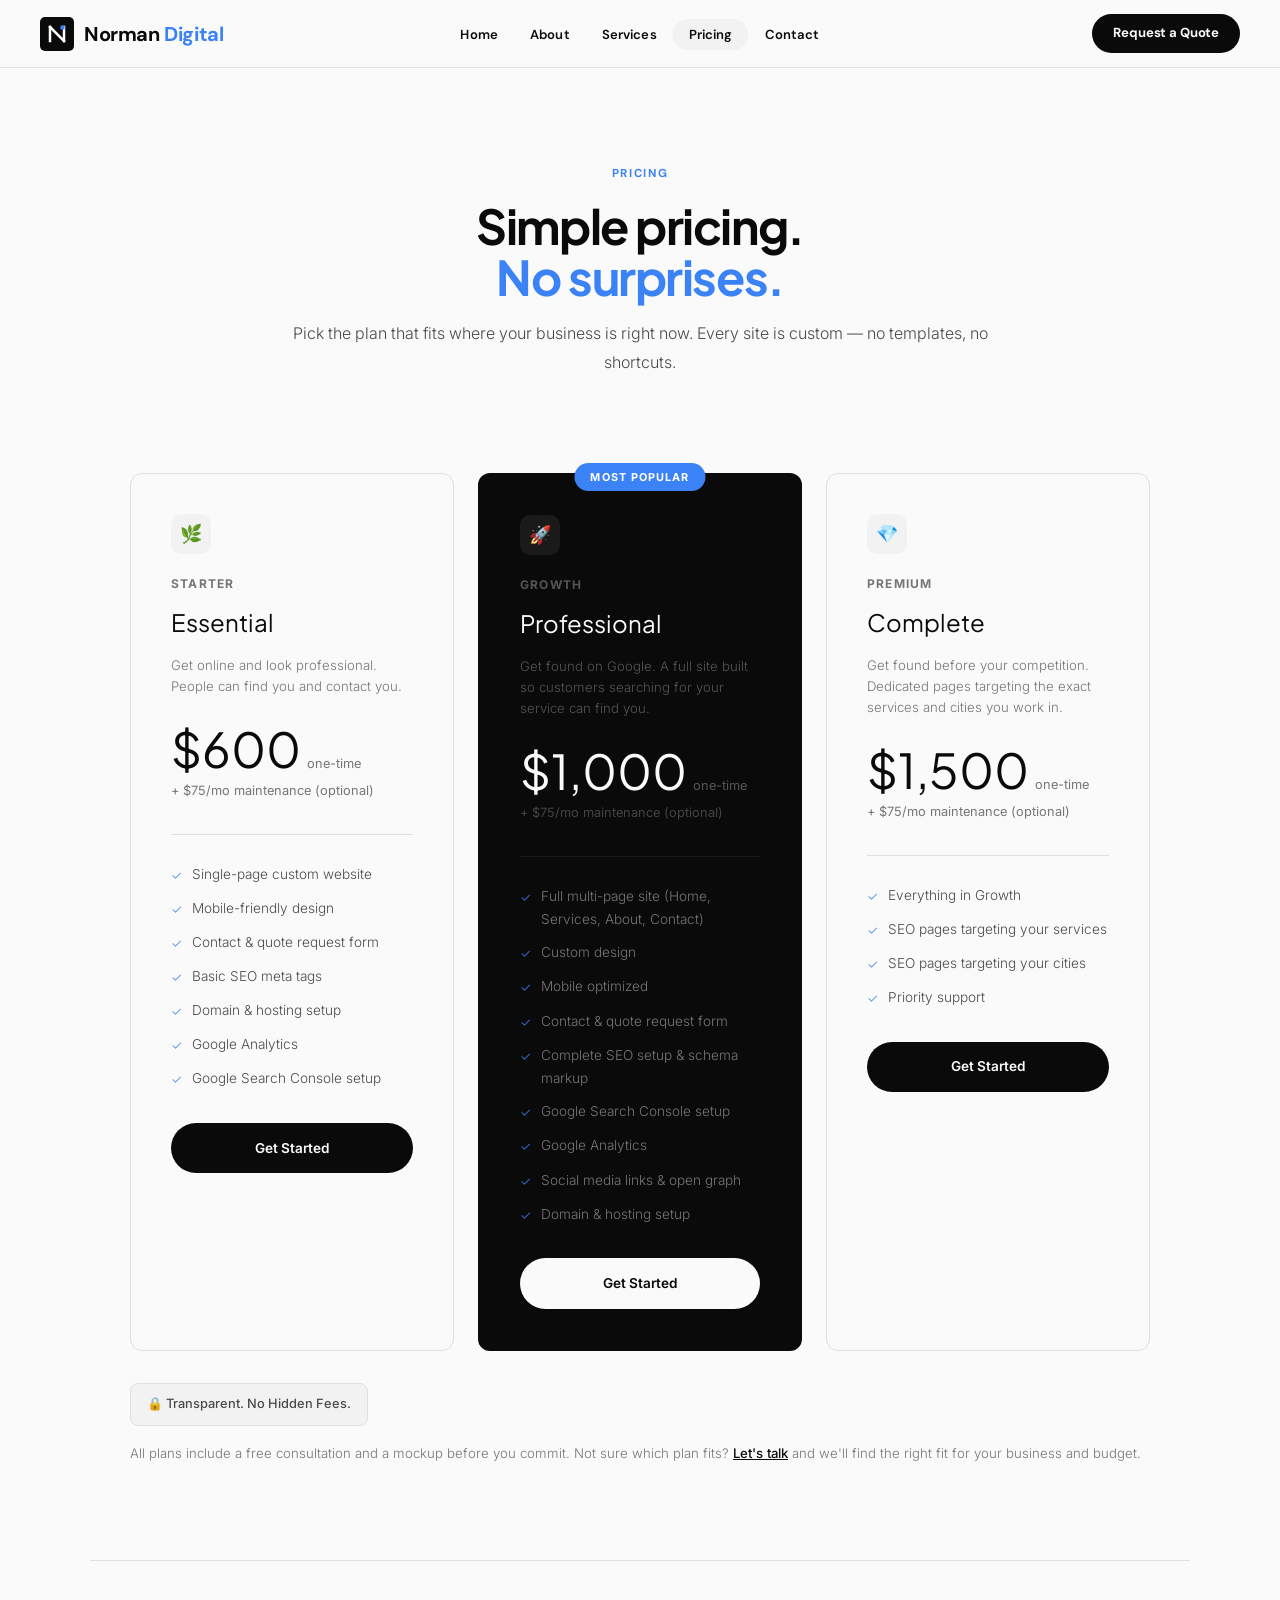
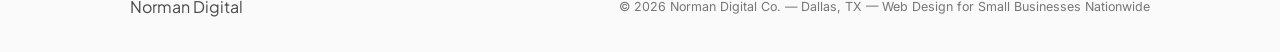
<file: pricing/index.html>
<!DOCTYPE html>
<html lang="en">
<head>
<meta charset="UTF-8">
<meta name="viewport" content="width=device-width, initial-scale=1.0">

<!-- Google Analytics — deferred to not block rendering -->
<script>
  window.dataLayer = window.dataLayer || [];
  function gtag(){dataLayer.push(arguments);}
  gtag('js', new Date());
  gtag('config', 'G-H9DW5S1WET');
  window.addEventListener('load', function() {
    var s = document.createElement('script');
    s.async = true;
    s.src = 'https://www.googletagmanager.com/gtag/js?id=G-H9DW5S1WET';
    document.head.appendChild(s);
  });
</script>

<!-- Primary Meta Tags -->
<title>Pricing — Website Design Plans Starting at $600 | Norman Digital</title>
<meta name="title" content="Pricing — Website Design Plans Starting at $600 | Norman Digital">
<meta name="description" content="Simple, transparent website design pricing for small service businesses. Plans starting at $600 one-time, optional $75/mo maintenance, no hidden fees.">
<meta name="author" content="Norman Digital">
<meta name="robots" content="index, follow">
<link rel="canonical" href="https://normandigitalco.com/pricing/">
<link rel="icon" type="image/x-icon" href="/favicon.ico">
<link rel="icon" type="image/png" href="/favicon.png">

<!-- Open Graph / Facebook / iMessage previews -->
<meta property="og:type" content="website">
<meta property="og:url" content="https://normandigitalco.com/pricing/">
<meta property="og:title" content="Pricing — Website Design Plans Starting at $600 | Norman Digital">
<meta property="og:description" content="Simple, transparent website design pricing. Plans starting at $600 one-time, no hidden fees.">
<meta property="og:image" content="https://normandigitalco.com/images/og-image.png">
<meta property="og:site_name" content="Norman Digital">
<meta property="og:locale" content="en_US">

<!-- Twitter Card -->
<meta name="twitter:card" content="summary_large_image">
<meta name="twitter:url" content="https://normandigitalco.com/pricing/">
<meta name="twitter:title" content="Pricing — Website Design Plans Starting at $600 | Norman Digital">
<meta name="twitter:description" content="Simple, transparent website design pricing. Plans starting at $600 one-time, no hidden fees.">
<meta name="twitter:image" content="https://normandigitalco.com/images/og-image.png">

<!-- Local Business Schema Markup -->
<script type="application/ld+json">
{
  "@context": "https://schema.org",
  "@type": "ProfessionalService",
  "name": "Norman Digital",
  "description": "Web design agency building fast, custom websites for small service businesses across the US.",
  "url": "https://normandigitalco.com",
  "email": "normandigitalco@gmail.com",
  "address": {
    "@type": "PostalAddress",
    "addressLocality": "Dallas",
    "addressRegion": "TX",
    "addressCountry": "US"
  },
  "areaServed": "US",
  "priceRange": "$$",
  "openingHours": "Mo-Fr 09:00-18:00",
  "sameAs": []
}
</script>

<link rel="preconnect" href="https://fonts.googleapis.com">
<link rel="preconnect" href="https://fonts.gstatic.com" crossorigin>
<link rel="preload" as="style" href="https://fonts.googleapis.com/css2?family=Plus+Jakarta+Sans:wght@400;500;600;700;800&family=DM+Sans:wght@400;500;600;700&family=Inter:wght@300;400;500;600&display=swap" onload="this.onload=null;this.rel='stylesheet'">
<noscript><link rel="stylesheet" href="https://fonts.googleapis.com/css2?family=Plus+Jakarta+Sans:wght@400;500;600;700;800&family=DM+Sans:wght@400;500;600;700&family=Inter:wght@300;400;500;600&display=swap"></noscript>
<link rel="apple-touch-icon" sizes="180x180" href="/favicon.png">

<link rel="stylesheet" href="/styles.css">
</head>
<body>

<!-- NAV -->
<nav id="main-nav">
  <a href="/" class="nav-logo">
    <div class="nav-logo-icon">
      <svg viewBox="0 0 22 22" fill="none" xmlns="http://www.w3.org/2000/svg" aria-hidden="true">
        <line x1="4" y1="18" x2="4" y2="4" stroke="white" stroke-width="2.5" stroke-linecap="square"/>
        <line x1="4" y1="4" x2="18" y2="18" stroke="white" stroke-width="2.5" stroke-linecap="square"/>
        <line x1="18" y1="18" x2="18" y2="4" stroke="white" stroke-width="2.5" stroke-linecap="square"/>
        <rect x="14.5" y="2.5" width="4" height="4" fill="#3B82F6"/>
      </svg>
    </div>
    <span class="nav-logo-name">Norman <span>Digital</span></span>
  </a>

  <ul class="nav-center">
    <li><a href="/">Home</a></li>
    <li><a href="/about/">About</a></li>
    <li><a href="/services/">Services</a></li>
    <li><a href="/pricing/" class="active">Pricing</a></li>
    <li><a href="/contact/">Contact</a></li>
  </ul>

  <div class="nav-right">
    <a href="/contact/" class="nav-cta">Request a Quote</a>
    <button class="mobile-menu-btn" aria-label="Open navigation menu">
      <span></span><span></span><span></span>
    </button>
  </div>
</nav>

<!-- MOBILE NAV -->
<div class="mobile-nav" id="mobile-nav" role="navigation" aria-label="Mobile navigation">
  <button class="mobile-nav-close" id="mobile-nav-close">&times;</button>
  <a href="/">Home</a>
  <a href="/about/">About</a>
  <a href="/services/">Services</a>
  <a href="/pricing/">Pricing</a>
  <a href="/contact/">Contact</a>
  <a href="/contact/" class="mob-cta">Get a Free Mockup</a>
</div>

<main>
<div class="page" id="page-pricing">
  <div class="pricing-hero">
    <p class="section-label" style="display:block; text-align:center;">Pricing</p>
    <h1 class="section-title">Simple pricing.<br><span class="pricing-title-accent">No surprises.</span></h1>
    <p class="section-sub" style="margin: 0 auto 3rem;">Pick the plan that fits where your business is right now. Every site is custom — no templates, no shortcuts.</p>
  </div>

  <div class="pricing-grid">
    <!-- STARTER -->
    <div class="pricing-card">
      <div class="pricing-plan-icon" aria-hidden="true">&#127807;</div>
      <p class="pricing-plan">Starter</p>
      <h2 class="pricing-name">Essential</h2>
      <p class="pricing-desc">Get online and look professional. People can find you and contact you.</p>
      <div class="pricing-price">
        <span class="pricing-amount">$600</span>
        <span class="pricing-period">one-time</span>
      </div>
      <p class="pricing-monthly">+ $75/mo maintenance (optional)</p>
      <div class="pricing-divider"></div>
      <ul class="pricing-features">
        <li><span class="check" aria-hidden="true">&#10003;</span> Single-page custom website</li>
        <li><span class="check" aria-hidden="true">&#10003;</span> Mobile-friendly design</li>
        <li><span class="check" aria-hidden="true">&#10003;</span> Contact &amp; quote request form</li>
        <li><span class="check" aria-hidden="true">&#10003;</span> Basic SEO meta tags</li>
        <li><span class="check" aria-hidden="true">&#10003;</span> Domain &amp; hosting setup</li>
        <li><span class="check" aria-hidden="true">&#10003;</span> Google Analytics</li>
        <li><span class="check" aria-hidden="true">&#10003;</span> Google Search Console setup</li>
      </ul>
      <a href="/contact/" class="pricing-btn pricing-btn-dark">Get Started</a>
    </div>

    <!-- GROWTH -->
    <div class="pricing-card featured">
      <div class="pricing-badge">Most Popular</div>
      <div class="pricing-plan-icon" aria-hidden="true">&#128640;</div>
      <p class="pricing-plan">Growth</p>
      <h2 class="pricing-name">Professional</h2>
      <p class="pricing-desc">Get found on Google. A full site built so customers searching for your service can find you.</p>
      <div class="pricing-price">
        <span class="pricing-amount">$1,000</span>
        <span class="pricing-period" style="color:#555;">one-time</span>
      </div>
      <p class="pricing-monthly">+ $75/mo maintenance (optional)</p>
      <div class="pricing-divider"></div>
      <ul class="pricing-features">
        <li><span class="check" aria-hidden="true">&#10003;</span> Full multi-page site (Home, Services, About, Contact)</li>
        <li><span class="check" aria-hidden="true">&#10003;</span> Custom design</li>
        <li><span class="check" aria-hidden="true">&#10003;</span> Mobile optimized</li>
        <li><span class="check" aria-hidden="true">&#10003;</span> Contact &amp; quote request form</li>
        <li><span class="check" aria-hidden="true">&#10003;</span> Complete SEO setup &amp; schema markup</li>
        <li><span class="check" aria-hidden="true">&#10003;</span> Google Search Console setup</li>
        <li><span class="check" aria-hidden="true">&#10003;</span> Google Analytics</li>
        <li><span class="check" aria-hidden="true">&#10003;</span> Social media links &amp; open graph</li>
        <li><span class="check" aria-hidden="true">&#10003;</span> Domain &amp; hosting setup</li>
      </ul>
      <a href="/contact/" class="pricing-btn pricing-btn-white">Get Started</a>
    </div>

    <!-- PREMIUM -->
    <div class="pricing-card">
      <div class="pricing-plan-icon" aria-hidden="true">&#128142;</div>
      <p class="pricing-plan">Premium</p>
      <h2 class="pricing-name">Complete</h2>
      <p class="pricing-desc">Get found before your competition. Dedicated pages targeting the exact services and cities you work in.</p>
      <div class="pricing-price">
        <span class="pricing-amount">$1,500</span>
        <span class="pricing-period">one-time</span>
      </div>
      <p class="pricing-monthly">+ $75/mo maintenance (optional)</p>
      <div class="pricing-divider"></div>
      <ul class="pricing-features">
        <li><span class="check" aria-hidden="true">&#10003;</span> Everything in Growth</li>
        <li><span class="check" aria-hidden="true">&#10003;</span> SEO pages targeting your services</li>
        <li><span class="check" aria-hidden="true">&#10003;</span> SEO pages targeting your cities</li>
        <li><span class="check" aria-hidden="true">&#10003;</span> Priority support</li>
      </ul>
      <a href="/contact/" class="pricing-btn pricing-btn-dark">Get Started</a>
    </div>
  </div>

  <div class="pricing-note">
    <div class="pricing-note-badge">&#128274; Transparent. No Hidden Fees.</div>
    <p>All plans include a free consultation and a mockup before you commit. Not sure which plan fits? <a href="/contact/" style="color: var(--black); font-weight:500;">Let&apos;s talk</a> and we&apos;ll find the right fit for your business and budget.</p>
  </div>

  <footer>
    <a href="/" class="footer-logo">Norman Digital</a>
    <p class="footer-copy">&copy; 2026 Norman Digital Co. &mdash; Dallas, TX &mdash; Web Design for Small Businesses Nationwide</p>
  </footer>
</div>
</main>

<script src="/script.js"></script>
</body>
</html>
</file>
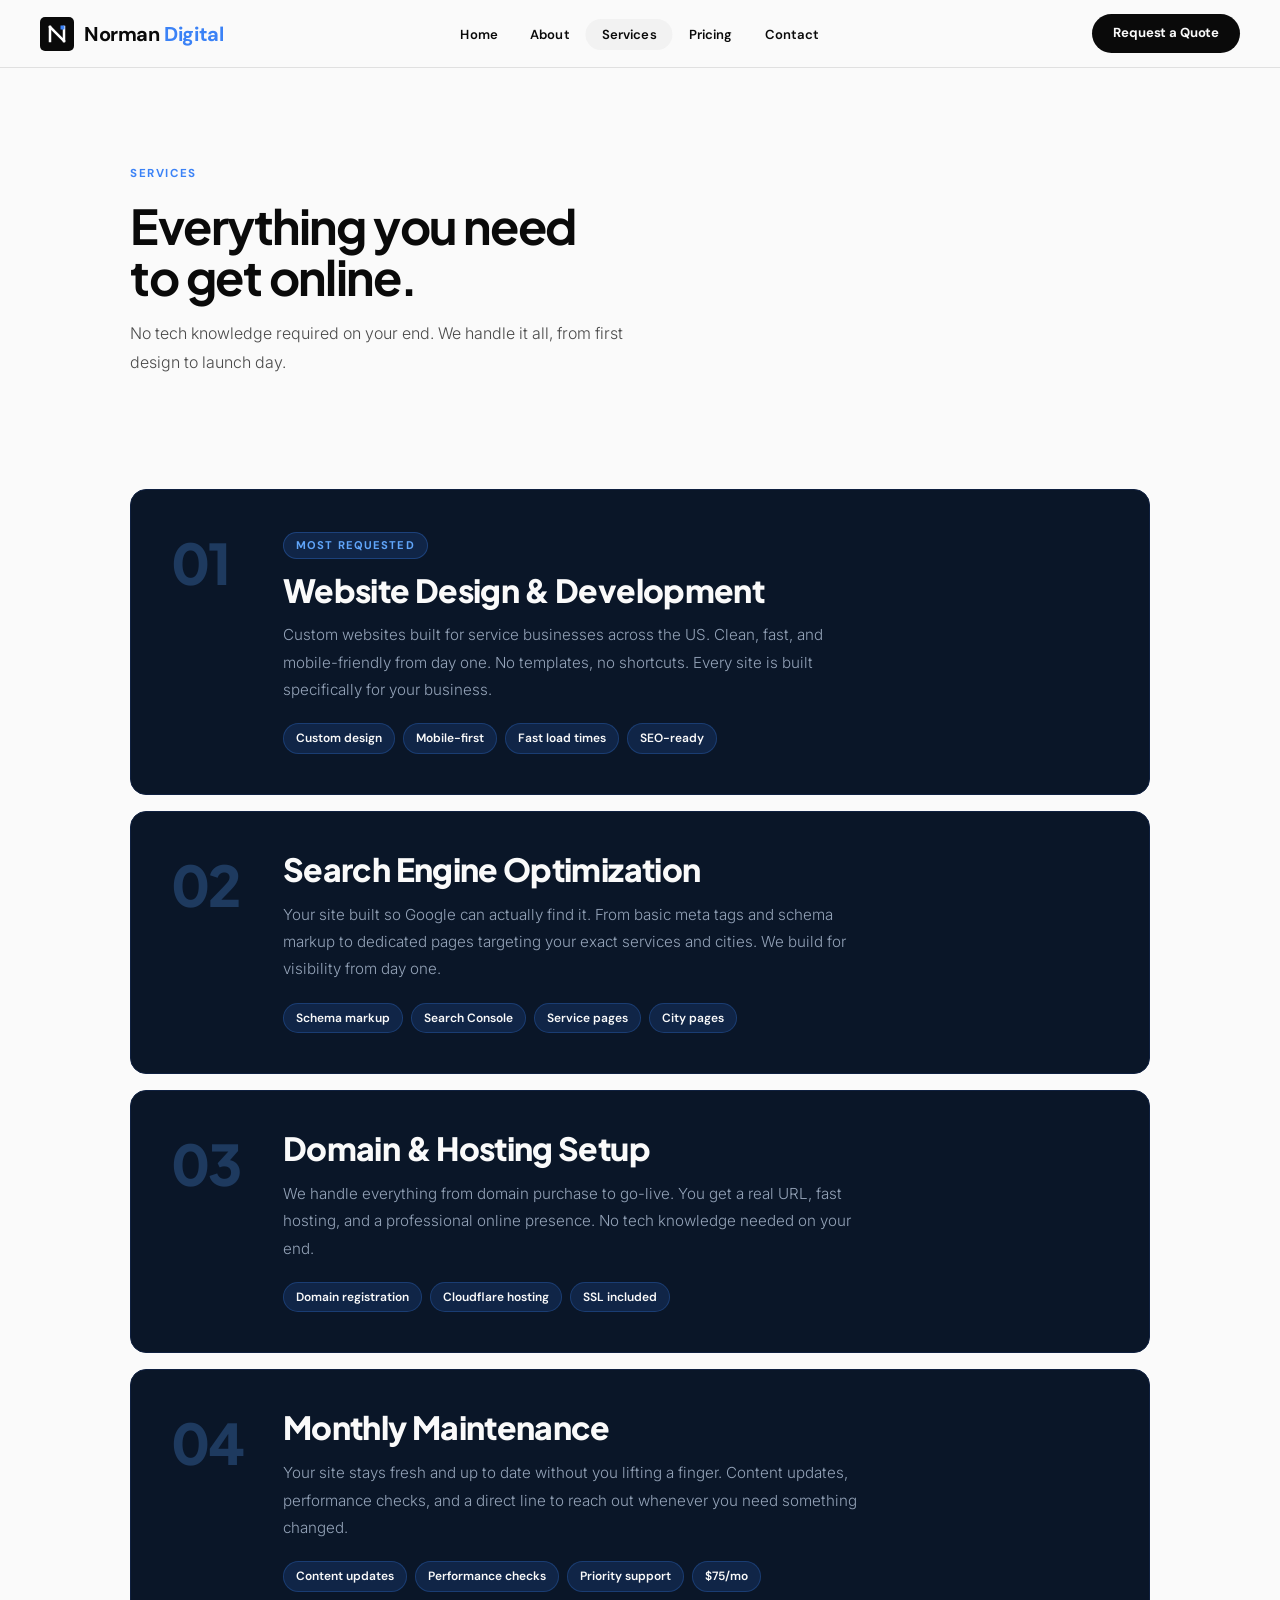
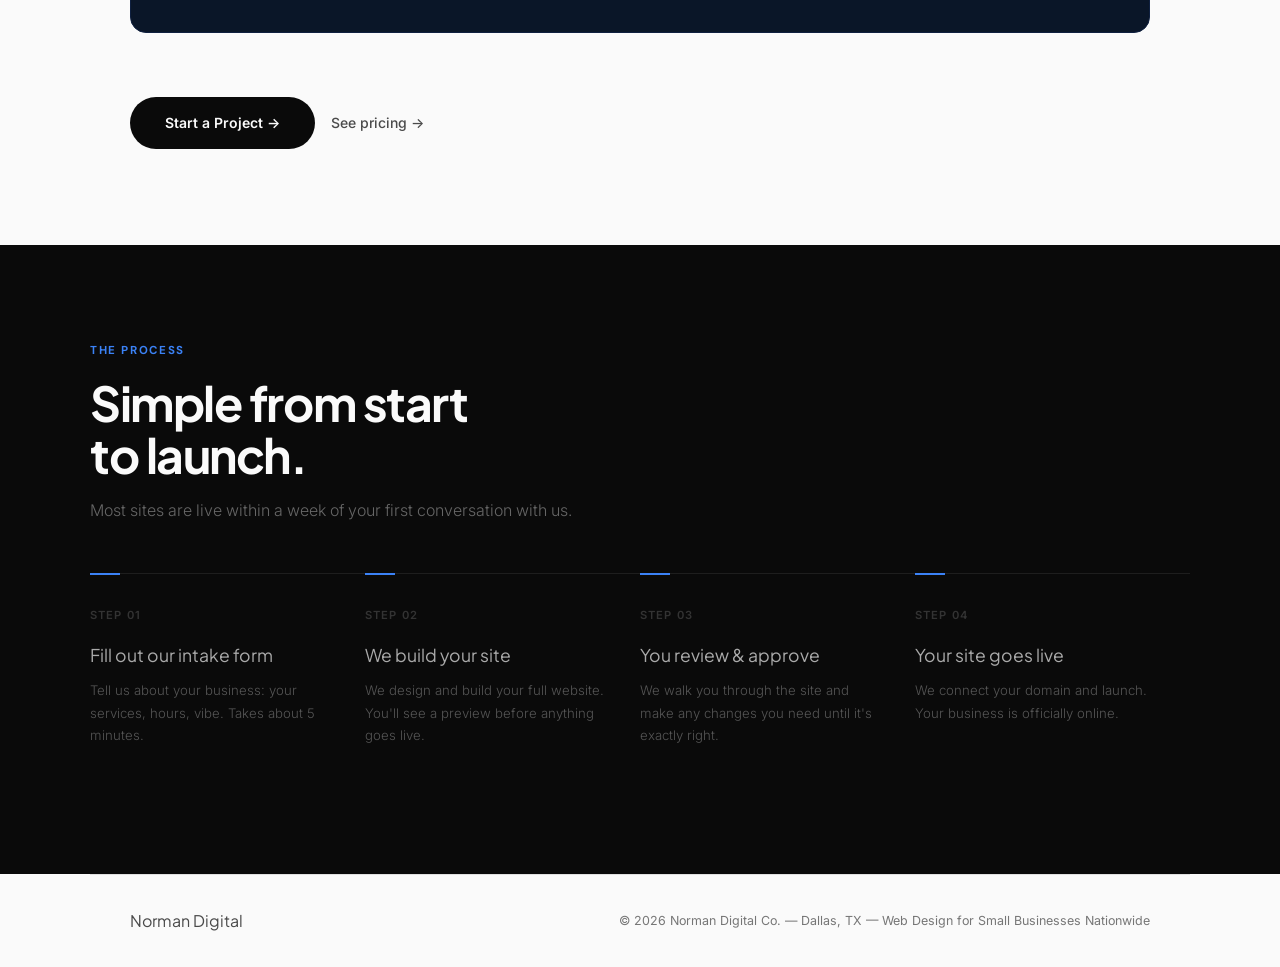
<file: services/index.html>
<!DOCTYPE html>
<html lang="en">
<head>
<meta charset="UTF-8">
<meta name="viewport" content="width=device-width, initial-scale=1.0">

<!-- Google Analytics — deferred to not block rendering -->
<script>
  window.dataLayer = window.dataLayer || [];
  function gtag(){dataLayer.push(arguments);}
  gtag('js', new Date());
  gtag('config', 'G-H9DW5S1WET');
  window.addEventListener('load', function() {
    var s = document.createElement('script');
    s.async = true;
    s.src = 'https://www.googletagmanager.com/gtag/js?id=G-H9DW5S1WET';
    document.head.appendChild(s);
  });
</script>

<!-- Primary Meta Tags -->
<title>Web Design Services — Website Design, SEO &amp; Hosting | Norman Digital</title>
<meta name="title" content="Web Design Services — Website Design, SEO &amp; Hosting | Norman Digital">
<meta name="description" content="Custom website design, SEO, domain setup, and ongoing maintenance for small service businesses across the US. See everything Norman Digital builds.">
<meta name="author" content="Norman Digital">
<meta name="robots" content="index, follow">
<link rel="canonical" href="https://normandigitalco.com/services/">
<link rel="icon" type="image/x-icon" href="/favicon.ico">
<link rel="icon" type="image/png" href="/favicon.png">

<!-- Open Graph / Facebook / iMessage previews -->
<meta property="og:type" content="website">
<meta property="og:url" content="https://normandigitalco.com/services/">
<meta property="og:title" content="Web Design Services — Website Design, SEO &amp; Hosting | Norman Digital">
<meta property="og:description" content="Custom website design, SEO, domain setup, and ongoing maintenance for small service businesses across the US.">
<meta property="og:image" content="https://normandigitalco.com/images/og-image.png">
<meta property="og:site_name" content="Norman Digital">
<meta property="og:locale" content="en_US">

<!-- Twitter Card -->
<meta name="twitter:card" content="summary_large_image">
<meta name="twitter:url" content="https://normandigitalco.com/services/">
<meta name="twitter:title" content="Web Design Services — Website Design, SEO &amp; Hosting | Norman Digital">
<meta name="twitter:description" content="Custom website design, SEO, domain setup, and ongoing maintenance for small service businesses across the US.">
<meta name="twitter:image" content="https://normandigitalco.com/images/og-image.png">

<!-- Local Business Schema Markup -->
<script type="application/ld+json">
{
  "@context": "https://schema.org",
  "@type": "ProfessionalService",
  "name": "Norman Digital",
  "description": "Web design agency building fast, custom websites for small service businesses across the US.",
  "url": "https://normandigitalco.com",
  "email": "normandigitalco@gmail.com",
  "address": {
    "@type": "PostalAddress",
    "addressLocality": "Dallas",
    "addressRegion": "TX",
    "addressCountry": "US"
  },
  "areaServed": "US",
  "priceRange": "$$",
  "openingHours": "Mo-Fr 09:00-18:00",
  "sameAs": []
}
</script>

<link rel="preconnect" href="https://fonts.googleapis.com">
<link rel="preconnect" href="https://fonts.gstatic.com" crossorigin>
<link rel="preload" as="style" href="https://fonts.googleapis.com/css2?family=Plus+Jakarta+Sans:wght@400;500;600;700;800&family=DM+Sans:wght@400;500;600;700&family=Inter:wght@300;400;500;600&display=swap" onload="this.onload=null;this.rel='stylesheet'">
<noscript><link rel="stylesheet" href="https://fonts.googleapis.com/css2?family=Plus+Jakarta+Sans:wght@400;500;600;700;800&family=DM+Sans:wght@400;500;600;700&family=Inter:wght@300;400;500;600&display=swap"></noscript>
<link rel="apple-touch-icon" sizes="180x180" href="/favicon.png">

<link rel="stylesheet" href="/styles.css">
</head>
<body>

<!-- NAV -->
<nav id="main-nav">
  <a href="/" class="nav-logo">
    <div class="nav-logo-icon">
      <svg viewBox="0 0 22 22" fill="none" xmlns="http://www.w3.org/2000/svg" aria-hidden="true">
        <line x1="4" y1="18" x2="4" y2="4" stroke="white" stroke-width="2.5" stroke-linecap="square"/>
        <line x1="4" y1="4" x2="18" y2="18" stroke="white" stroke-width="2.5" stroke-linecap="square"/>
        <line x1="18" y1="18" x2="18" y2="4" stroke="white" stroke-width="2.5" stroke-linecap="square"/>
        <rect x="14.5" y="2.5" width="4" height="4" fill="#3B82F6"/>
      </svg>
    </div>
    <span class="nav-logo-name">Norman <span>Digital</span></span>
  </a>

  <ul class="nav-center">
    <li><a href="/">Home</a></li>
    <li><a href="/about/">About</a></li>
    <li><a href="/services/" class="active">Services</a></li>
    <li><a href="/pricing/">Pricing</a></li>
    <li><a href="/contact/">Contact</a></li>
  </ul>

  <div class="nav-right">
    <a href="/contact/" class="nav-cta">Request a Quote</a>
    <button class="mobile-menu-btn" aria-label="Open navigation menu">
      <span></span><span></span><span></span>
    </button>
  </div>
</nav>

<!-- MOBILE NAV -->
<div class="mobile-nav" id="mobile-nav" role="navigation" aria-label="Mobile navigation">
  <button class="mobile-nav-close" id="mobile-nav-close">&times;</button>
  <a href="/">Home</a>
  <a href="/about/">About</a>
  <a href="/services/">Services</a>
  <a href="/pricing/">Pricing</a>
  <a href="/contact/">Contact</a>
  <a href="/contact/" class="mob-cta">Get a Free Mockup</a>
</div>

<main>
<div class="page" id="page-services">
  <div class="services-hero">
    <p class="section-label">Services</p>
    <h1 class="section-title">Everything you need<br>to get online.</h1>
    <p class="section-sub">No tech knowledge required on your end. We handle it all, from first design to launch day.</p>
  </div>

  <div class="services-list">

    <div class="svc-row">
      <div class="svc-num">01</div>
      <div class="svc-content">
        <div class="svc-badge">Most Requested</div>
        <h2 class="svc-name">Website Design &amp; Development</h2>
        <p class="svc-desc">Custom websites built for service businesses across the US. Clean, fast, and mobile-friendly from day one. No templates, no shortcuts. Every site is built specifically for your business.</p>
        <div class="svc-tags">
          <span>Custom design</span>
          <span>Mobile-first</span>
          <span>Fast load times</span>
          <span>SEO-ready</span>
        </div>
      </div>
    </div>

    <div class="svc-row">
      <div class="svc-num">02</div>
      <div class="svc-content">
        <h2 class="svc-name">Search Engine Optimization</h2>
        <p class="svc-desc">Your site built so Google can actually find it. From basic meta tags and schema markup to dedicated pages targeting your exact services and cities. We build for visibility from day one.</p>
        <div class="svc-tags">
          <span>Schema markup</span>
          <span>Search Console</span>
          <span>Service pages</span>
          <span>City pages</span>
        </div>
      </div>
    </div>

    <div class="svc-row">
      <div class="svc-num">03</div>
      <div class="svc-content">
        <h2 class="svc-name">Domain &amp; Hosting Setup</h2>
        <p class="svc-desc">We handle everything from domain purchase to go-live. You get a real URL, fast hosting, and a professional online presence. No tech knowledge needed on your end.</p>
        <div class="svc-tags">
          <span>Domain registration</span>
          <span>Cloudflare hosting</span>
          <span>SSL included</span>
        </div>
      </div>
    </div>

    <div class="svc-row">
      <div class="svc-num">04</div>
      <div class="svc-content">
        <h2 class="svc-name">Monthly Maintenance</h2>
        <p class="svc-desc">Your site stays fresh and up to date without you lifting a finger. Content updates, performance checks, and a direct line to reach out whenever you need something changed.</p>
        <div class="svc-tags">
          <span>Content updates</span>
          <span>Performance checks</span>
          <span>Priority support</span>
          <span>$75/mo</span>
        </div>
      </div>
    </div>

  </div>

  <div style="max-width:1100px; margin: 0 auto 6rem; padding: 0 2.5rem; display:flex; gap:1rem; align-items:center; flex-wrap:wrap;">
    <a href="/contact/" class="btn-primary">Start a Project &rarr;</a>
    <a href="/pricing/" class="btn-secondary">See pricing &rarr;</a>
  </div>

  <div class="process-section">
    <div class="process-inner">
      <p class="section-label">The process</p>
      <h2 class="section-title">Simple from start<br>to launch.</h2>
      <p class="section-sub">Most sites are live within a week of your first conversation with us.</p>
      <div class="steps">
        <div class="step">
          <p class="step-num">Step 01</p>
          <h3 class="step-title">Fill out our intake form</h3>
          <p class="step-desc">Tell us about your business: your services, hours, vibe. Takes about 5 minutes.</p>
        </div>
        <div class="step">
          <p class="step-num">Step 02</p>
          <h3 class="step-title">We build your site</h3>
          <p class="step-desc">We design and build your full website. You&apos;ll see a preview before anything goes live.</p>
        </div>
        <div class="step">
          <p class="step-num">Step 03</p>
          <h3 class="step-title">You review &amp; approve</h3>
          <p class="step-desc">We walk you through the site and make any changes you need until it&apos;s exactly right.</p>
        </div>
        <div class="step">
          <p class="step-num">Step 04</p>
          <h3 class="step-title">Your site goes live</h3>
          <p class="step-desc">We connect your domain and launch. Your business is officially online.</p>
        </div>
      </div>
    </div>
  </div>

  <footer>
    <a href="/" class="footer-logo">Norman Digital</a>
    <p class="footer-copy">&copy; 2026 Norman Digital Co. &mdash; Dallas, TX &mdash; Web Design for Small Businesses Nationwide</p>
  </footer>
</div>
</main>

<script src="/script.js"></script>
</body>
</html>
</file>
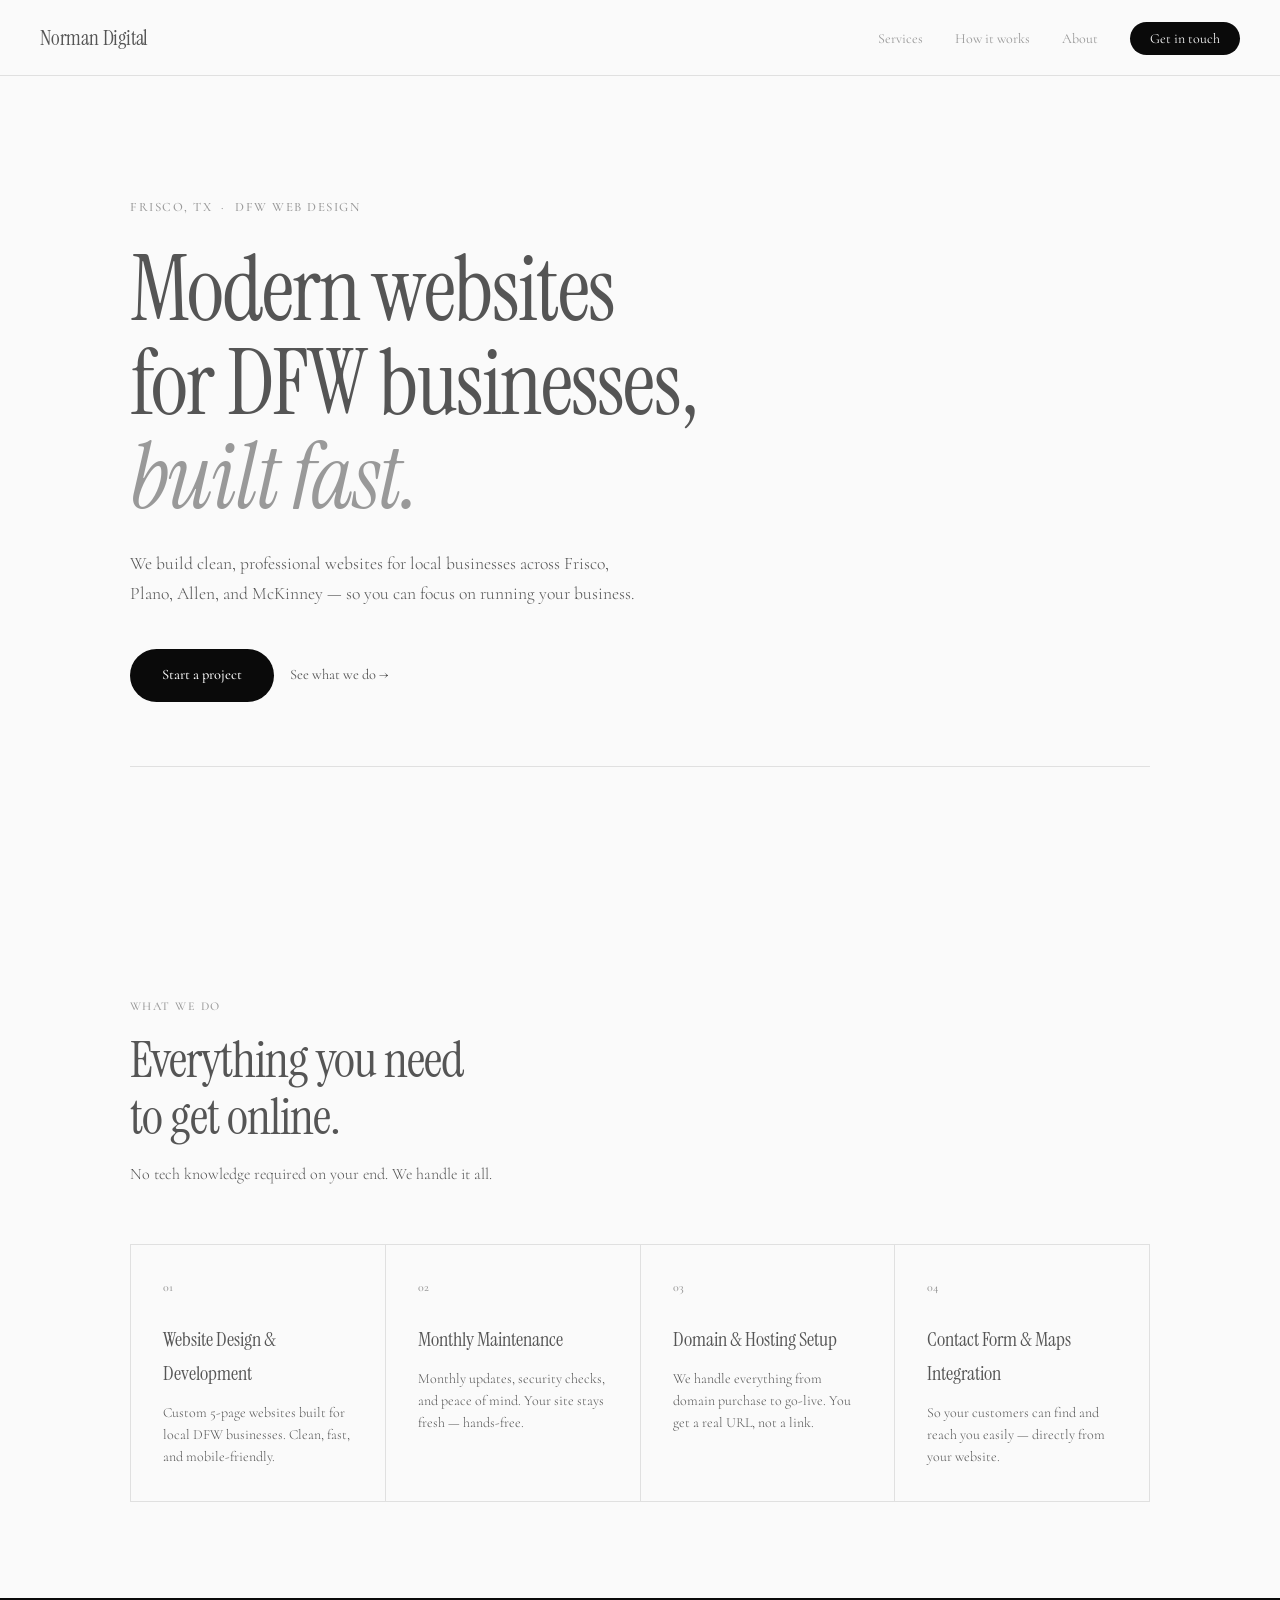
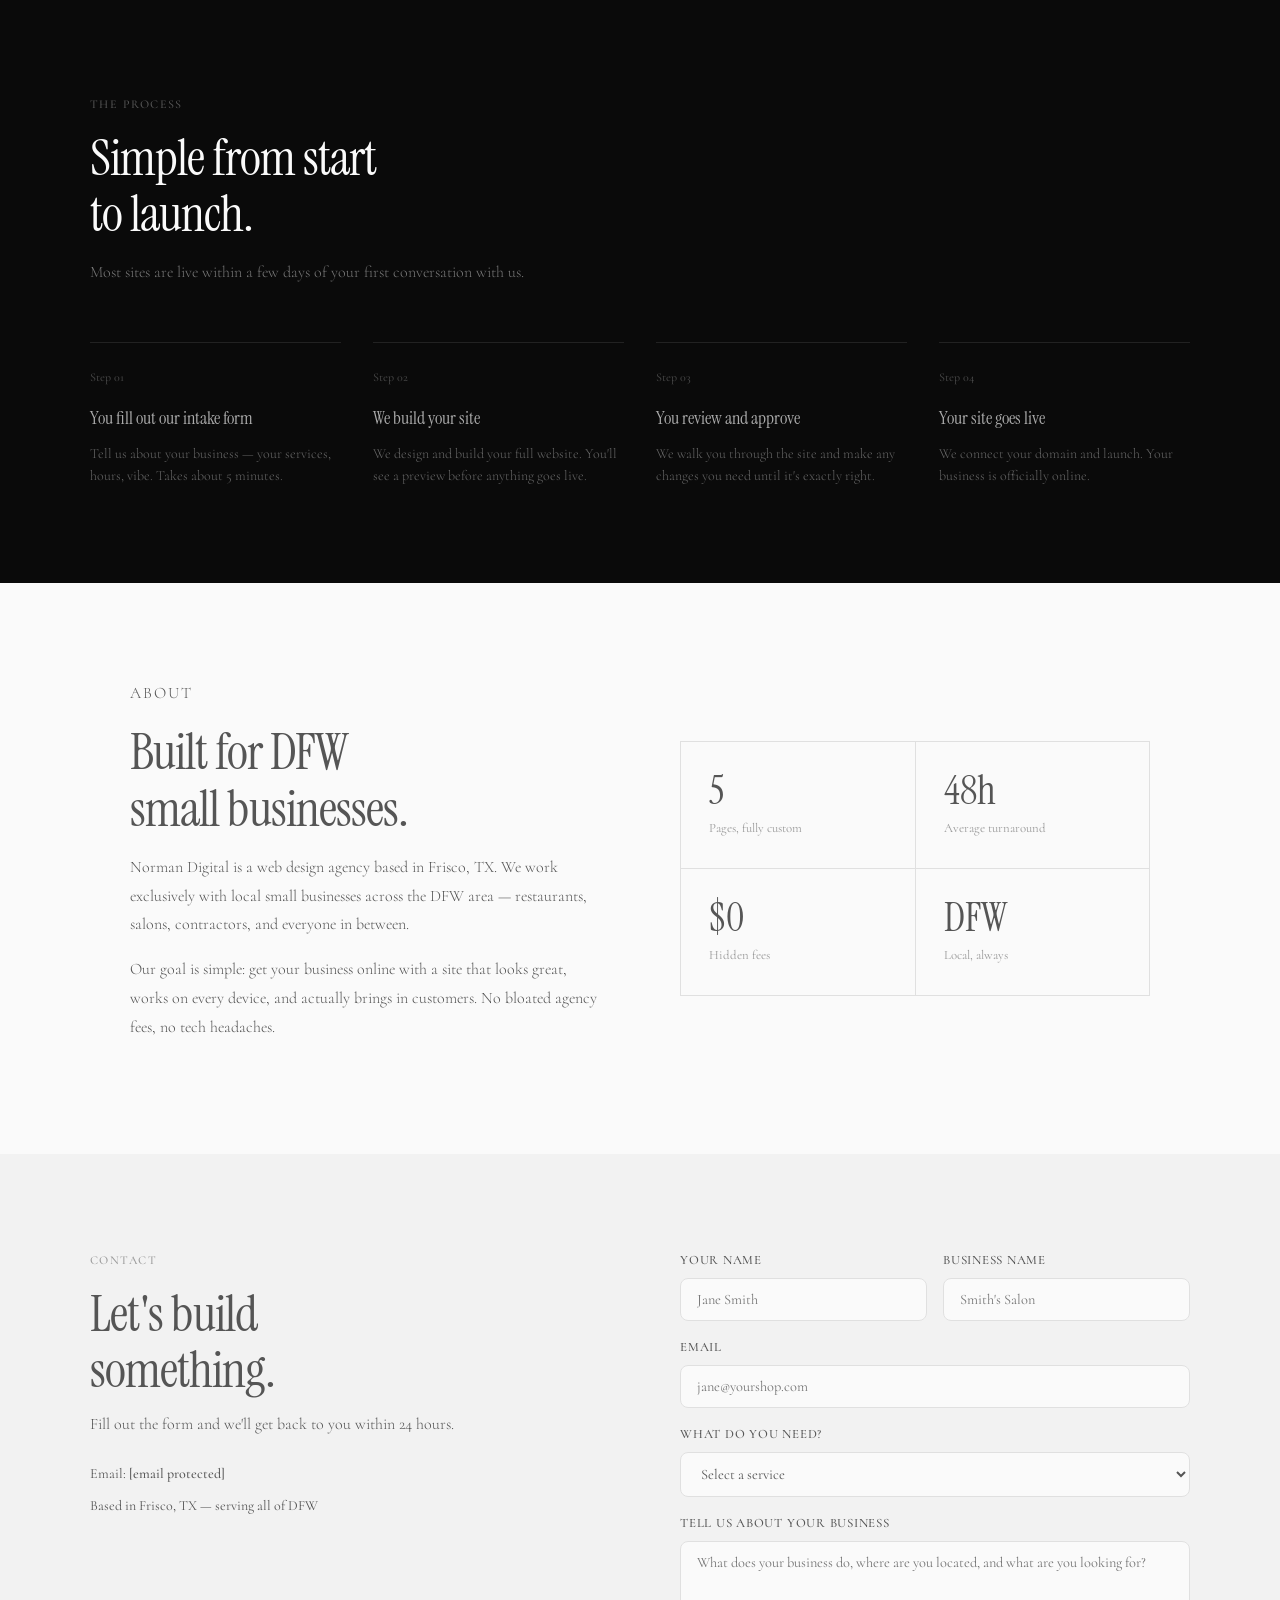
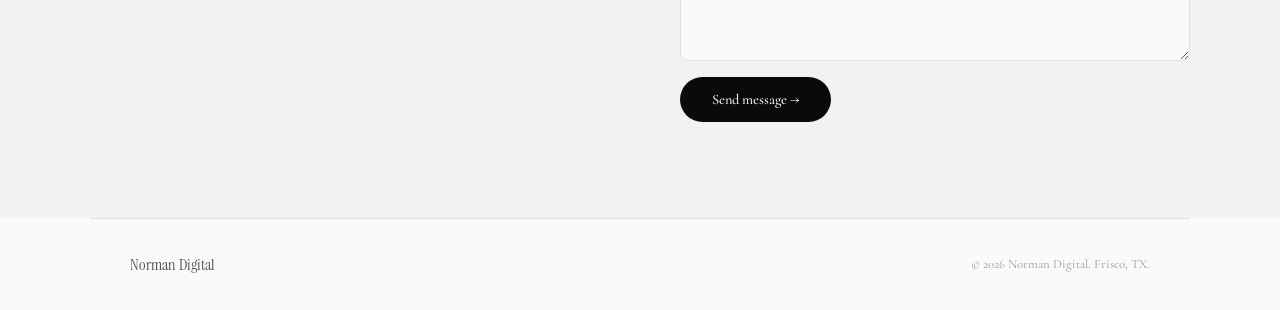
<file: Index.html.html>
<!DOCTYPE html>
<html lang="en">
<head>
<meta charset="UTF-8">
<meta name="viewport" content="width=device-width, initial-scale=1.0">
<title>Norman Digital — Modern Websites for DFW Businesses</title>
<link href="https://fonts.googleapis.com/css2?family=Instrument+Serif:ital@0;1&family=Cormorant:ital,wght@0,400;0,500;0,600;1,400;1,500&display=swap" rel="stylesheet">
<style>
  *, *::before, *::after { box-sizing: border-box; margin: 0; padding: 0; }

  :root {
    --black: #0a0a0a;
    --white: #fafafa;
    --gray-100: #f2f2f2;
    --gray-200: #e0e0e0;
    --gray-400: #999;
    --gray-600: #555;
    --accent: #0a0a0a;
    --serif: 'Instrument Serif', Georgia, serif;
    --sans: 'Cormorant', Georgia, serif;
  }

  html { scroll-behavior: smooth; }

  body {
    font-family: var(--sans);
    background: var(--white);
    color: var(--gray-600);
    font-size: 18px;
    line-height: 1.7;
    overflow-x: hidden;
  }

  /* NAV */
  nav {
    position: fixed;
    top: 0; left: 0; right: 0;
    z-index: 100;
    display: flex;
    align-items: center;
    justify-content: space-between;
    padding: 1.25rem 2.5rem;
    background: rgba(250,250,250,0.92);
    backdrop-filter: blur(12px);
    border-bottom: 1px solid var(--gray-200);
  }

  .nav-logo {
    font-family: var(--serif);
    font-size: 1.3rem;
    letter-spacing: -0.01em;
    color: var(--gray-600);
    text-decoration: none;
  }

  .nav-links {
    display: flex;
    align-items: center;
    gap: 2rem;
    list-style: none;
  }

  .nav-links a {
    font-size: 0.875rem;
    font-weight: 400;
    color: var(--gray-400);
    text-decoration: none;
    transition: color 0.2s;
  }

  .nav-links a:hover { color: var(--gray-600); }

  .nav-cta {
    background: var(--black) !important;
    color: var(--white) !important;
    padding: 0.5rem 1.25rem !important;
    border-radius: 2rem !important;
    font-size: 0.875rem !important;
    transition: opacity 0.2s !important;
  }

  .nav-cta:hover { opacity: 0.8 !important; }

  /* HERO */
  .hero {
    min-height: 100vh;
    display: flex;
    flex-direction: column;
    justify-content: center;
    padding: 8rem 2.5rem 4rem;
    max-width: 1100px;
    margin: 0 auto;
  }

  .hero-eyebrow {
    font-size: 0.8rem;
    font-weight: 500;
    letter-spacing: 0.12em;
    text-transform: uppercase;
    color: var(--gray-400);
    margin-bottom: 1.5rem;
    opacity: 0;
    animation: fadeUp 0.8s ease forwards 0.2s;
  }

  .hero h1 {
    font-family: var(--serif);
    font-size: clamp(3rem, 7vw, 6rem);
    font-weight: 400;
    line-height: 1.05;
    letter-spacing: -0.02em;
    margin-bottom: 1.5rem;
    color: var(--gray-600);
    opacity: 0;
    animation: fadeUp 0.8s ease forwards 0.4s;
  }

  .hero h1 em {
    font-style: italic;
    color: var(--gray-400);
  }

  .hero-sub {
    font-size: 1.1rem;
    font-weight: 300;
    color: var(--gray-600);
    max-width: 520px;
    margin-bottom: 2.5rem;
    opacity: 0;
    animation: fadeUp 0.8s ease forwards 0.6s;
  }

  .hero-actions {
    display: flex;
    gap: 1rem;
    align-items: center;
    opacity: 0;
    animation: fadeUp 0.8s ease forwards 0.8s;
  }

  .btn-primary {
    background: var(--black);
    color: var(--white);
    padding: 0.875rem 2rem;
    border-radius: 2rem;
    font-size: 0.9rem;
    font-weight: 500;
    text-decoration: none;
    transition: opacity 0.2s;
  }

  .btn-primary:hover { opacity: 0.75; }

  .btn-secondary {
    font-size: 0.9rem;
    color: var(--gray-600);
    text-decoration: none;
    display: flex;
    align-items: center;
    gap: 0.4rem;
    transition: color 0.2s;
  }

  .btn-secondary:hover { color: var(--black); }

  .hero-divider {
    width: 100%;
    height: 1px;
    background: var(--gray-200);
    margin-top: 4rem;
    opacity: 0;
    animation: fadeUp 0.8s ease forwards 1s;
  }

  /* SECTIONS */
  section {
    padding: 6rem 2.5rem;
    max-width: 1100px;
    margin: 0 auto;
  }

  .section-label {
    font-size: 0.75rem;
    font-weight: 500;
    letter-spacing: 0.12em;
    text-transform: uppercase;
    color: var(--gray-400);
    margin-bottom: 1rem;
  }

  .section-title {
    font-family: var(--serif);
    font-size: clamp(2rem, 4vw, 3.2rem);
    font-weight: 400;
    line-height: 1.1;
    letter-spacing: -0.02em;
    margin-bottom: 1rem;
    color: var(--gray-600);
  }

  .section-sub {
    font-size: 1rem;
    color: var(--gray-600);
    font-weight: 300;
    max-width: 480px;
    margin-bottom: 3.5rem;
  }

  /* SERVICES */
  .services-grid {
    display: grid;
    grid-template-columns: repeat(auto-fit, minmax(240px, 1fr));
    gap: 1px;
    background: var(--gray-200);
    border: 1px solid var(--gray-200);
  }

  .service-card {
    background: var(--white);
    padding: 2rem;
    transition: background 0.2s;
  }

  .service-card:hover { background: var(--gray-100); }

  .service-num {
    font-size: 0.75rem;
    color: var(--gray-400);
    margin-bottom: 1.5rem;
    font-weight: 500;
  }

  .service-name {
    font-family: var(--serif);
    font-size: 1.25rem;
    margin-bottom: 0.75rem;
    font-weight: 400;
    color: var(--gray-600);
  }

  .service-desc {
    font-size: 0.875rem;
    color: var(--gray-600);
    font-weight: 300;
    line-height: 1.6;
  }

  /* HOW IT WORKS */
  #how { background: var(--black); max-width: 100%; padding: 6rem 2.5rem; }

  #how .inner {
    max-width: 1100px;
    margin: 0 auto;
  }

  #how .section-label { color: #555; }
  #how .section-title { color: var(--white); }
  #how .section-sub { color: #777; }

  .steps {
    display: grid;
    grid-template-columns: repeat(auto-fit, minmax(200px, 1fr));
    gap: 2rem;
    margin-top: 1rem;
  }

  .step {
    border-top: 1px solid #222;
    padding-top: 1.5rem;
  }

  .step-num {
    font-size: 0.75rem;
    color: #444;
    font-weight: 500;
    margin-bottom: 1rem;
  }

  .step-title {
    font-family: var(--serif);
    font-size: 1.15rem;
    color: #aaa;
    margin-bottom: 0.5rem;
    font-weight: 400;
  }

  .step-desc {
    font-size: 0.875rem;
    color: #666;
    font-weight: 300;
    line-height: 1.6;
  }

  /* ABOUT */
  .about-layout {
    display: grid;
    grid-template-columns: 1fr 1fr;
    gap: 5rem;
    align-items: center;
  }

  .about-text p {
    font-size: 1rem;
    color: var(--gray-600);
    font-weight: 300;
    margin-bottom: 1rem;
    line-height: 1.8;
  }

  .about-stats {
    display: grid;
    grid-template-columns: 1fr 1fr;
    gap: 1px;
    background: var(--gray-200);
    border: 1px solid var(--gray-200);
  }

  .stat {
    background: var(--white);
    padding: 1.75rem;
  }

  .stat-num {
    font-family: var(--serif);
    font-size: 2.5rem;
    line-height: 1;
    margin-bottom: 0.5rem;
    color: var(--gray-600);
  }

  .stat-label {
    font-size: 0.8rem;
    color: var(--gray-400);
    font-weight: 400;
  }

  /* CONTACT */
  #contact { background: var(--gray-100); max-width: 100%; padding: 6rem 2.5rem; }

  #contact .inner {
    max-width: 1100px;
    margin: 0 auto;
    display: grid;
    grid-template-columns: 1fr 1fr;
    gap: 5rem;
    align-items: start;
  }

  #contact .section-title { margin-bottom: 0.75rem; }
  #contact .section-sub { margin-bottom: 1.5rem; }

  .contact-detail {
    font-size: 0.875rem;
    color: var(--gray-600);
    margin-bottom: 0.5rem;
  }

  .contact-detail a {
    color: var(--gray-600);
    text-decoration: none;
    font-weight: 500;
  }

  .contact-form {
    display: flex;
    flex-direction: column;
    gap: 1rem;
  }

  .form-row {
    display: grid;
    grid-template-columns: 1fr 1fr;
    gap: 1rem;
  }

  .form-group {
    display: flex;
    flex-direction: column;
    gap: 0.4rem;
  }

  .form-group label {
    font-size: 0.8rem;
    font-weight: 500;
    color: var(--gray-600);
    text-transform: uppercase;
    letter-spacing: 0.06em;
  }

  .form-group input,
  .form-group textarea,
  .form-group select {
    background: var(--white);
    border: 1px solid var(--gray-200);
    border-radius: 0.5rem;
    padding: 0.75rem 1rem;
    font-family: var(--sans);
    font-size: 0.9rem;
    color: var(--gray-600);
    outline: none;
    transition: border-color 0.2s;
    width: 100%;
  }

  .form-group input:focus,
  .form-group textarea:focus,
  .form-group select:focus {
    border-color: var(--gray-600);
  }

  .form-group textarea { min-height: 120px; resize: vertical; }

  .form-submit {
    background: var(--black);
    color: var(--white);
    border: none;
    padding: 0.875rem 2rem;
    border-radius: 2rem;
    font-family: var(--sans);
    font-size: 0.9rem;
    font-weight: 500;
    cursor: pointer;
    transition: opacity 0.2s;
    align-self: flex-start;
  }

  .form-submit:hover { opacity: 0.75; }

  /* FOOTER */
  footer {
    padding: 2rem 2.5rem;
    border-top: 1px solid var(--gray-200);
    display: flex;
    justify-content: space-between;
    align-items: center;
    max-width: 1100px;
    margin: 0 auto;
  }

  .footer-logo {
    font-family: var(--serif);
    font-size: 1rem;
    color: var(--gray-600);
    text-decoration: none;
  }

  .footer-copy {
    font-size: 0.8rem;
    color: var(--gray-400);
  }

  /* ANIMATIONS */
  @keyframes fadeUp {
    from { opacity: 0; transform: translateY(20px); }
    to { opacity: 1; transform: translateY(0); }
  }

    .reveal {
    opacity: 1;
    transform: translateY(0);
    transition: opacity 0.7s ease, transform 0.7s ease;
  }

  .reveal.hidden {
    opacity: 0;
    transform: translateY(24px);
  }

  /* MOBILE */
  @media (max-width: 768px) {
    nav { padding: 1rem 1.25rem; }
    .nav-links { display: none; }
    .hero { padding: 7rem 1.25rem 3rem; }
    section { padding: 4rem 1.25rem; }
    #how, #contact { padding: 4rem 1.25rem; }
    .about-layout { grid-template-columns: 1fr; gap: 2.5rem; }
    #contact .inner { grid-template-columns: 1fr; gap: 2.5rem; }
    .form-row { grid-template-columns: 1fr; }
    footer { flex-direction: column; gap: 0.5rem; text-align: center; }
  }
</style>
</head>
<body>

<!-- NAV -->
<nav>
  <a href="#" class="nav-logo">Norman Digital</a>
  <ul class="nav-links">
    <li><a href="#services">Services</a></li>
    <li><a href="#how">How it works</a></li>
    <li><a href="#about">About</a></li>
    <li><a href="#contact" class="nav-cta">Get in touch</a></li>
  </ul>
</nav>

<!-- HERO -->
<div class="hero">
  <p class="hero-eyebrow">Frisco, TX &nbsp;·&nbsp; DFW Web Design</p>
  <h1>Modern websites<br>for DFW businesses,<br><em>built fast.</em></h1>
  <p class="hero-sub">We build clean, professional websites for local businesses across Frisco, Plano, Allen, and McKinney — so you can focus on running your business.</p>
  <div class="hero-actions">
    <a href="#contact" class="btn-primary">Start a project</a>
    <a href="#services" class="btn-secondary">See what we do →</a>
  </div>
  <div class="hero-divider"></div>
</div>

<!-- SERVICES -->
<section id="services">
  <p class="section-label reveal">What we do</p>
  <h2 class="section-title reveal">Everything you need<br>to get online.</h2>
  <p class="section-sub reveal">No tech knowledge required on your end. We handle it all.</p>
  <div class="services-grid reveal">
    <div class="service-card">
      <p class="service-num">01</p>
      <h3 class="service-name">Website Design & Development</h3>
      <p class="service-desc">Custom 5-page websites built for local DFW businesses. Clean, fast, and mobile-friendly.</p>
    </div>
    <div class="service-card">
      <p class="service-num">02</p>
      <h3 class="service-name">Monthly Maintenance</h3>
      <p class="service-desc">Monthly updates, security checks, and peace of mind. Your site stays fresh — hands-free.</p>
    </div>
    <div class="service-card">
      <p class="service-num">03</p>
      <h3 class="service-name">Domain & Hosting Setup</h3>
      <p class="service-desc">We handle everything from domain purchase to go-live. You get a real URL, not a link.</p>
    </div>
    <div class="service-card">
      <p class="service-num">04</p>
      <h3 class="service-name">Contact Form & Maps Integration</h3>
      <p class="service-desc">So your customers can find and reach you easily — directly from your website.</p>
    </div>
  </div>
</section>

<!-- HOW IT WORKS -->
<div id="how">
  <div class="inner">
    <p class="section-label reveal">The process</p>
    <h2 class="section-title reveal">Simple from start<br>to launch.</h2>
    <p class="section-sub reveal">Most sites are live within a few days of your first conversation with us.</p>
    <div class="steps">
      <div class="step reveal">
        <p class="step-num">Step 01</p>
        <h3 class="step-title">You fill out our intake form</h3>
        <p class="step-desc">Tell us about your business — your services, hours, vibe. Takes about 5 minutes.</p>
      </div>
      <div class="step reveal">
        <p class="step-num">Step 02</p>
        <h3 class="step-title">We build your site</h3>
        <p class="step-desc">We design and build your full website. You'll see a preview before anything goes live.</p>
      </div>
      <div class="step reveal">
        <p class="step-num">Step 03</p>
        <h3 class="step-title">You review and approve</h3>
        <p class="step-desc">We walk you through the site and make any changes you need until it's exactly right.</p>
      </div>
      <div class="step reveal">
        <p class="step-num">Step 04</p>
        <h3 class="step-title">Your site goes live</h3>
        <p class="step-desc">We connect your domain and launch. Your business is officially online.</p>
      </div>
    </div>
  </div>
</div>

<!-- ABOUT -->
<section id="about">
  <div class="about-layout">
    <div class="about-text">
      <p class="section-label reveal">About</p>
      <h2 class="section-title reveal">Built for DFW<br>small businesses.</h2>
      <p class="reveal">Norman Digital is a web design agency based in Frisco, TX. We work exclusively with local small businesses across the DFW area — restaurants, salons, contractors, and everyone in between.</p>
      <p class="reveal">Our goal is simple: get your business online with a site that looks great, works on every device, and actually brings in customers. No bloated agency fees, no tech headaches.</p>
    </div>
    <div class="about-stats reveal">
      <div class="stat">
        <p class="stat-num">5</p>
        <p class="stat-label">Pages, fully custom</p>
      </div>
      <div class="stat">
        <p class="stat-num">48h</p>
        <p class="stat-label">Average turnaround</p>
      </div>
      <div class="stat">
        <p class="stat-num">$0</p>
        <p class="stat-label">Hidden fees</p>
      </div>
      <div class="stat">
        <p class="stat-num">DFW</p>
        <p class="stat-label">Local, always</p>
      </div>
    </div>
  </div>
</section>

<!-- CONTACT -->
<div id="contact">
  <div class="inner">
    <div>
      <p class="section-label reveal">Contact</p>
      <h2 class="section-title reveal">Let's build<br>something.</h2>
      <p class="section-sub reveal">Fill out the form and we'll get back to you within 24 hours.</p>
      <p class="contact-detail reveal">Email: <a href="/cdn-cgi/l/email-protection#7e10110c131f101a1719170a1f121d113e19131f1712501d1113"><span class="__cf_email__" data-cfemail="a9c7c6dbc4c8c7cdc0cec0ddc8c5cac6e9cec4c8c0c587cac6c4">[email&#160;protected]</span></a></p>
      <p class="contact-detail reveal" style="margin-top: 0.25rem;">Based in Frisco, TX — serving all of DFW</p>
    </div>
    <form class="contact-form reveal" action="https://formspree.io/f/mreolqjw" method="POST">
      <div class="form-row">
        <div class="form-group">
          <label>Your name</label>
          <input type="text" name="name" placeholder="Jane Smith" required>
        </div>
        <div class="form-group">
          <label>Business name</label>
          <input type="text" name="business" placeholder="Smith's Salon">
        </div>
      </div>
      <div class="form-group">
        <label>Email</label>
        <input type="email" name="email" placeholder="jane@yourshop.com" required>
      </div>
      <div class="form-group">
        <label>What do you need?</label>
        <select name="service">
          <option value="">Select a service</option>
          <option>New website</option>
          <option>Website redesign</option>
          <option>Monthly maintenance</option>
          <option>Something else</option>
        </select>
      </div>
      <div class="form-group">
        <label>Tell us about your business</label>
        <textarea name="message" placeholder="What does your business do, where are you located, and what are you looking for?"></textarea>
      </div>
      <button type="submit" class="form-submit">Send message →</button>
    </form>
  </div>
</div>

<!-- FOOTER -->
<footer>
  <a href="#" class="footer-logo">Norman Digital</a>
  <p class="footer-copy">© 2026 Norman Digital. Frisco, TX.</p>
</footer>

<script data-cfasync="f
</file>
<file: styles.css>
*, *::before, *::after { box-sizing: border-box; margin: 0; padding: 0; }

:root {
  --black: #0a0a0a;
  --white: #fafafa;
  --gray-100: #f2f2f2;
  --gray-200: #e0e0e0;
  --gray-400: #767676; /* bumped from #999 to pass WCAG AA 4.5:1 on white */
  --gray-600: #4a4a4a; /* bumped slightly from #555 */
  --accent: #3B82F6;
  --accent-dark: #1d4ed8;
  --serif: 'Plus Jakarta Sans', system-ui, sans-serif;
  --sans: 'Inter', system-ui, sans-serif;
  --display: 'DM Sans', system-ui, sans-serif;
}


body {
  font-family: var(--sans);
  background: var(--white);
  color: var(--gray-600);
  font-size: 16px;
  line-height: 1.7;
  overflow-x: hidden;
}

nav {
  position: fixed;
  top: 0; left: 0; right: 0;
  z-index: 200;
  display: flex;
  align-items: center;
  justify-content: space-between;
  padding: 0 2.5rem;
  height: 68px;
  background: rgba(250,250,250,0.95);
  backdrop-filter: blur(16px);
  border-bottom: 1px solid var(--gray-200);
  transition: box-shadow 0.3s;
}

nav.scrolled { box-shadow: 0 2px 20px rgba(0,0,0,0.06); }

.nav-logo {
  display: flex;
  align-items: center;
  gap: 10px;
  text-decoration: none;
  line-height: 1;
  flex-shrink: 0;
}
.nav-logo-icon {
  width: 34px; height: 34px;
  background: var(--black);
  border-radius: 5px;
  display: flex; align-items: center; justify-content: center;
  flex-shrink: 0;
}
.nav-logo-icon svg { width: 22px; height: 22px; }
.nav-logo-name {
  font-family: var(--display);
  font-size: 1.25rem;
  font-weight: 700;
  color: var(--black);
  letter-spacing: -0.02em;
}
.nav-logo-name span { color: var(--accent); }

.nav-center {
  position: absolute;
  left: 50%;
  transform: translateX(-50%);
  display: flex;
  align-items: center;
  gap: 0;
  list-style: none;
}

.nav-center a {
  font-family: var(--display);
  font-size: 0.82rem;
  font-weight: 600;
  letter-spacing: 0.01em;
  color: var(--black);
  text-decoration: none;
  padding: 0.45rem 1rem;
  border-radius: 2rem;
  transition: color 0.2s, background 0.2s;
  white-space: nowrap;
}

.nav-center a:hover,
.nav-center a.active { color: var(--black); background: var(--gray-100); }

.nav-right { display: flex; align-items: center; gap: 1rem; }

.nav-cta {
  background: var(--black);
  color: var(--white) !important;
  padding: 0.55rem 1.3rem;
  border-radius: 2rem;
  font-family: var(--display);
  font-size: 0.82rem;
  font-weight: 700;
  text-decoration: none;
  letter-spacing: -0.01em;
  transition: background 0.2s;
  white-space: nowrap;
  cursor: pointer;
  border: none;
}
.nav-cta:hover { background: #222; }

@media (max-width: 900px) {
  .nav-cta { display: none; }
}

.page {
  padding-top: 68px;
}

.inner { max-width: 1100px; margin: 0 auto; padding: 0 2.5rem; }

.section-label {
  font-family: var(--display);
  font-size: 0.72rem;
  font-weight: 700;
  letter-spacing: 0.14em;
  text-transform: uppercase;
  color: var(--accent);
  margin-bottom: 1rem;
}

.section-title {
  font-family: var(--serif);
  font-size: clamp(2rem, 4vw, 3rem);
  font-weight: 700;
  line-height: 1.08;
  letter-spacing: -0.03em;
  color: var(--black);
  margin-bottom: 1rem;
}

.section-sub {
  font-size: 1rem;
  color: var(--gray-600);
  font-weight: 300;
  max-width: 500px;
  line-height: 1.8;
  margin-bottom: 3rem;
}

#page-home { background: var(--white); }

.hero {
  min-height: calc(100vh - 68px);
  display: flex;
  flex-direction: column;
  justify-content: center;
  padding: 5rem 2.5rem 4rem;
  max-width: 1100px;
  margin: 0 auto;
  position: relative;
}

.hero::before {
  content: '';
  position: absolute;
  top: 0; left: 0; right: 0; bottom: 0;
  background-image: radial-gradient(circle, #d4d4d4 1px, transparent 1px);
  background-size: 28px 28px;
  opacity: 0.35;
  pointer-events: none;
  z-index: 0;
}

.hero > * { position: relative; z-index: 1; }

.hero-eyebrow {
  font-family: var(--display);
  font-size: 0.72rem;
  font-weight: 700;
  letter-spacing: 0.14em;
  text-transform: uppercase;
  color: var(--accent);
  margin-bottom: 1.5rem;
  opacity: 0;
  animation: fadeUp 0.7s ease forwards 0.1s;
}

.hero h1 {
  font-family: var(--serif);
  font-size: clamp(2.4rem, 5.5vw, 4.5rem);
  font-weight: 800;
  line-height: 1.05;
  letter-spacing: -0.03em;
  color: var(--black);
  margin-bottom: 1.5rem;
  opacity: 0;
  animation: fadeUp 0.7s ease forwards 0.25s;
}

.hero h1 em { font-style: normal; color: var(--accent); }

.hero-sub {
  font-size: 1.05rem;
  font-weight: 300;
  color: var(--gray-600);
  max-width: 500px;
  margin-bottom: 2.5rem;
  line-height: 1.8;
  opacity: 0;
  animation: fadeUp 0.7s ease forwards 0.4s;
}

.hero-actions {
  display: flex;
  gap: 1rem;
  align-items: center;
  flex-wrap: wrap;
  opacity: 0;
  animation: fadeUp 0.7s ease forwards 0.55s;
}

.btn-primary {
  background: var(--black);
  color: var(--white);
  padding: 0.9rem 2.2rem;
  border-radius: 2rem;
  font-size: 0.875rem;
  font-weight: 600;
  text-decoration: none;
  transition: background 0.2s;
  cursor: pointer;
  border: none;
  font-family: var(--sans);
  display: inline-block;
}
.btn-primary:hover { background: #222; }

.btn-secondary {
  font-size: 0.875rem;
  font-weight: 500;
  color: var(--gray-600);
  text-decoration: none;
  display: flex;
  align-items: center;
  gap: 0.4rem;
  transition: color 0.2s;
  cursor: pointer;
  background: none;
  border: none;
  font-family: var(--sans);
}
.btn-secondary:hover { color: var(--black); }

.hero-divider {
  width: 100%;
  height: 1px;
  background: var(--gray-200);
  margin-top: 4rem;
  opacity: 0;
  animation: fadeUp 0.7s ease forwards 0.7s;
}

.logos-strip {
  padding: 3.5rem 2.5rem;
  max-width: 1100px;
  margin: 0 auto;
  border-top: 1px solid var(--gray-200);
}

.logos-label {
  font-size: 0.7rem;
  font-weight: 700;
  letter-spacing: 0.12em;
  text-transform: uppercase;
  color: #666;
  margin-bottom: 2rem;
  text-align: center;
}

.logos-row {
  display: flex;
  justify-content: center;
  align-items: center;
  gap: 0.6rem;
  flex-wrap: wrap;
}

.logo-item {
  font-family: var(--display);
  font-size: 0.78rem;
  font-weight: 600;
  color: var(--gray-600);
  letter-spacing: 0.03em;
  background: var(--white);
  border: 1px solid var(--gray-200);
  border-radius: 2rem;
  padding: 0.35rem 1rem;
  transition: border-color 0.2s, color 0.2s;
}

.why-section {
  padding: 6rem 2.5rem;
  background: var(--black);
}

.why-grid {
  max-width: 1100px;
  margin: 0 auto;
  display: grid;
  grid-template-columns: 1fr 1fr;
  gap: 5rem;
  align-items: center;
}

.why-left .section-label { color: var(--accent); }
.why-left .section-title { color: var(--white); }
.why-left .section-sub { color: #777; margin-bottom: 0; }

.why-right {
  display: grid;
  grid-template-columns: 1fr 1fr;
  gap: 1px;
  background: #1a1a1a;
  border: 1px solid #1a1a1a;
}

.why-card {
  background: #0f0f0f;
  padding: 2rem;
  transition: background 0.2s;
}
.why-card:hover { background: #141414; }

.why-icon {
  width: 36px; height: 36px;
  background: #1a1a1a;
  border: 1px solid #2a2a2a;
  border-radius: 8px;
  display: flex; align-items: center; justify-content: center;
  margin-bottom: 1rem;
}

.why-icon svg {
  width: 18px; height: 18px;
  stroke: var(--accent);
  fill: none;
  stroke-width: 1.75;
  stroke-linecap: round;
  stroke-linejoin: round;
}

.why-card h3 {
  font-family: var(--serif);
  font-size: 1rem;
  font-weight: 400;
  color: #ccc;
  margin-bottom: 0.5rem;
}

.why-card p {
  font-size: 0.825rem;
  color: #555;
  font-weight: 300;
  line-height: 1.6;
}

.testimonials-section {
  padding: 6rem 2.5rem;
  background: var(--gray-100);
}

.testimonials-grid {
  max-width: 1100px;
  margin: 2rem auto 0;
  display: grid;
  grid-template-columns: repeat(3, 1fr);
  gap: 1.5rem;
}

.testimonial-card {
  background: var(--white);
  border: 1px solid var(--gray-200);
  border-radius: 12px;
  padding: 2rem;
}

.testimonial-stars {
  color: #f59e0b;
  font-size: 0.9rem;
  margin-bottom: 1rem;
  letter-spacing: 2px;
}

.testimonial-text {
  font-size: 0.9rem;
  color: var(--gray-600);
  font-weight: 300;
  line-height: 1.7;
  margin-bottom: 1.5rem;
  font-style: italic;
}

.testimonial-author { display: flex; align-items: center; gap: 0.75rem; }

.testimonial-avatar {
  width: 38px; height: 38px;
  border-radius: 50%;
  background: var(--gray-200);
  display: flex; align-items: center; justify-content: center;
  font-size: 0.75rem;
  font-weight: 600;
  color: var(--gray-600);
  flex-shrink: 0;
}

.testimonial-name {
  font-size: 0.85rem;
  font-weight: 600;
  color: var(--black);
}

.testimonial-biz {
  font-size: 0.75rem;
  color: var(--gray-400);
}

#page-about { background: var(--white); }

.about-hero {
  padding: 6rem 2.5rem 4rem;
  max-width: 1100px;
  margin: 0 auto;
  display: grid;
  grid-template-columns: 1fr 1fr;
  gap: 5rem;
  align-items: center;
}

.about-photo {
  aspect-ratio: 3/4;
  border-radius: 12px;
  overflow: hidden;
  background: var(--gray-100);
  max-width: 320px;
}

.about-photo img {
  width: 100%;
  height: 100%;
  object-fit: cover;
  object-position: center top;
  display: block;
}

.about-text .section-sub { margin-bottom: 1.5rem; }

.about-text p {
  font-size: 0.95rem;
  color: var(--gray-600);
  font-weight: 300;
  line-height: 1.8;
  margin-bottom: 1rem;
}

.about-text p strong {
  font-weight: 600;
  color: var(--black);
}

.about-stats {
  max-width: 1100px;
  margin: 0 auto;
  padding: 0 2.5rem 6rem;
  display: grid;
  grid-template-columns: repeat(4, 1fr);
  gap: 0;
  border-top: 1px solid var(--gray-200);
}

.stat {
  background: transparent;
  padding: 2.5rem 2rem;
  text-align: center;
  border-right: 1px solid var(--gray-200);
}

.stat:last-child { border-right: none; }

.stat-num {
  font-family: var(--serif);
  font-size: 2.5rem;
  font-weight: 700;
  line-height: 1;
  margin-bottom: 0.5rem;
  color: var(--black);
}

.stat-label {
  font-size: 0.78rem;
  color: var(--gray-400);
  font-weight: 400;
  text-transform: uppercase;
  letter-spacing: 0.06em;
}

#page-services { background: var(--white); }

.services-hero {
  padding: 6rem 2.5rem 4rem;
  max-width: 1100px;
  margin: 0 auto;
}

.services-grid {
  max-width: 1100px;
  margin: 0 auto;
  padding: 0 2.5rem;
  display: grid;
  grid-template-columns: repeat(2, 1fr);
  gap: 1.25rem;
  margin-bottom: 6rem;
}

.service-card {
  background: #e8e8e8;
  border: 1px solid #c8c8c8;
  border-radius: 12px;
  padding: 2.5rem;
  transition: border-color 0.2s, transform 0.2s, background 0.2s;
  position: relative;
}

.service-card:hover {
  background: #e0e0e0;
  border-color: #aaa;
  transform: translateY(-2px);
}

.service-card.featured-svc {
  border: 2px solid var(--black);
  background: var(--black);
}

.service-card.featured-svc:hover { border-color: #2a2a2a; transform: translateY(-2px); }
.service-card.featured-svc .service-num { color: var(--accent); }
.service-card.featured-svc .service-name { color: #f0f0f0; }
.service-card.featured-svc .service-desc { color: #666; }
.service-card.featured-svc .service-divider { background: #1e1e1e; }
.service-card.featured-svc .service-features li { color: #777; }
.service-card.featured-svc .service-features li::before { background: var(--accent); }
.service-card.featured-svc .service-icon { background: #1a1a1a; border-color: #2a2a2a; }
.service-card.featured-svc .service-icon svg { stroke: var(--accent); }

.service-icon {
  width: 42px; height: 42px;
  background: var(--white);
  border: 1px solid #c8c8c8;
  border-radius: 10px;
  display: flex; align-items: center; justify-content: center;
  margin-bottom: 1.25rem;
}

.service-icon svg {
  width: 20px; height: 20px;
  stroke: var(--accent);
  fill: none;
  stroke-width: 1.75;
  stroke-linecap: round;
  stroke-linejoin: round;
}

.service-divider {
  height: 1px;
  background: #c8c8c8;
  margin: 1.25rem 0;
}

.service-num {
  font-size: 0.7rem;
  color: var(--accent);
  margin-bottom: 1.25rem;
  font-weight: 700;
  letter-spacing: 0.1em;
}

.service-name {
  font-family: var(--serif);
  font-size: 1.35rem;
  margin-bottom: 0.75rem;
  font-weight: 700;
  color: var(--black);
}

.service-desc {
  font-size: 0.875rem;
  color: var(--gray-600);
  font-weight: 300;
  line-height: 1.7;
  margin-bottom: 1.25rem;
}

.service-features {
  list-style: none;
  display: flex;
  flex-direction: column;
  gap: 0.4rem;
}

.service-features li {
  font-size: 0.8rem;
  color: var(--gray-400);
  display: flex;
  align-items: center;
  gap: 0.5rem;
}

.service-features li::before {
  content: '';
  width: 5px; height: 5px;
  background: var(--accent);
  border-radius: 50%;
  flex-shrink: 0;
}

.process-section {
  background: var(--black);
  padding: 6rem 2.5rem;
}

.process-inner { max-width: 1100px; margin: 0 auto; }
.process-section .section-label { color: var(--accent); }
.process-section .section-title { color: var(--white); }
.process-section .section-sub { color: #666; }

.steps {
  display: grid;
  grid-template-columns: repeat(4, 1fr);
  gap: 0;
}

.step {
  border-top: 1px solid #1e1e1e;
  padding: 2rem 2rem 2rem 0;
  position: relative;
}

.step::before {
  content: '';
  position: absolute;
  top: -1px; left: 0;
  width: 30px; height: 2px;
  background: var(--accent);
}

.step-num {
  font-size: 0.7rem;
  color: #333;
  font-weight: 600;
  letter-spacing: 0.1em;
  margin-bottom: 1rem;
  text-transform: uppercase;
}

.step-title {
  font-family: var(--serif);
  font-size: 1.1rem;
  color: #aaa;
  margin-bottom: 0.5rem;
  font-weight: 400;
}

.step-desc {
  font-size: 0.825rem;
  color: #555;
  font-weight: 300;
  line-height: 1.7;
}

#page-pricing { background: var(--white); }

.pricing-hero {
  padding: 6rem 2.5rem 3rem;
  max-width: 800px;
  margin: 0 auto;
  text-align: center;
}

.pricing-hero .section-sub {
  max-width: 100%;
  margin-left: auto;
  margin-right: auto;
  text-align: center;
}

.pricing-title-accent { color: var(--accent); }

.pricing-grid {
  max-width: 1100px;
  margin: 0 auto;
  padding: 0 2.5rem 2rem;
  display: grid;
  grid-template-columns: repeat(3, 1fr);
  gap: 1.5rem;
}

.pricing-card {
  border: 1px solid var(--gray-200);
  border-radius: 12px;
  padding: 2.5rem;
  background: var(--white);
  transition: border-color 0.2s, transform 0.2s;
  position: relative;
}

.pricing-card:hover {
  border-color: var(--gray-400);
  transform: translateY(-3px);
}

.pricing-card.featured {
  border: 2px solid var(--black);
  background: var(--black);
}

.pricing-card.featured:hover { border-color: #333; }

.pricing-badge {
  position: absolute;
  top: -12px; left: 50%;
  transform: translateX(-50%);
  background: var(--accent);
  color: white;
  font-size: 0.68rem;
  font-weight: 700;
  letter-spacing: 0.1em;
  text-transform: uppercase;
  padding: 0.3rem 1rem;
  border-radius: 2rem;
  white-space: nowrap;
}

.pricing-plan-icon {
  width: 40px; height: 40px;
  background: var(--gray-100);
  border-radius: 10px;
  display: flex; align-items: center; justify-content: center;
  font-size: 18px;
  margin-bottom: 1.25rem;
}

.pricing-card.featured .pricing-plan-icon { background: #1a1a1a; }

.pricing-plan {
  font-size: 0.75rem;
  font-weight: 700;
  letter-spacing: 0.1em;
  text-transform: uppercase;
  color: var(--gray-400);
  margin-bottom: 0.5rem;
}

.pricing-card.featured .pricing-plan { color: #555; }

.pricing-name {
  font-family: var(--serif);
  font-size: 1.5rem;
  font-weight: 400;
  color: var(--black);
  margin-bottom: 0.75rem;
}

.pricing-card.featured .pricing-name { color: var(--white); }

.pricing-desc {
  font-size: 0.825rem;
  color: var(--gray-400);
  font-weight: 300;
  line-height: 1.6;
  margin-bottom: 1.75rem;
}

.pricing-card.featured .pricing-desc { color: #555; }

.pricing-price {
  display: flex;
  align-items: baseline;
  gap: 0.35rem;
  margin-bottom: 0.3rem;
}

.pricing-amount {
  font-family: var(--serif);
  font-size: 3rem;
  font-weight: 400;
  color: var(--black);
  line-height: 1;
}

.pricing-card.featured .pricing-amount { color: var(--white); }

.pricing-period {
  font-size: 0.8rem;
  color: var(--gray-400);
  font-weight: 400;
}

.pricing-monthly {
  font-size: 0.8rem;
  color: var(--gray-400);
  margin-bottom: 2rem;
}

.pricing-card.featured .pricing-monthly { color: #444; }

.pricing-divider {
  height: 1px;
  background: var(--gray-200);
  margin-bottom: 1.75rem;
}

.pricing-card.featured .pricing-divider { background: #1a1a1a; }

.pricing-features {
  list-style: none;
  display: flex;
  flex-direction: column;
  gap: 0.65rem;
  margin-bottom: 2rem;
}

.pricing-features li {
  font-size: 0.85rem;
  color: var(--gray-600);
  display: flex;
  align-items: flex-start;
  gap: 0.6rem;
  font-weight: 300;
}

.pricing-card.featured .pricing-features li { color: #777; }

.pricing-features li .check {
  color: var(--accent);
  font-size: 0.8rem;
  margin-top: 2px;
  flex-shrink: 0;
}

.pricing-btn {
  display: block;
  width: 100%;
  text-align: center;
  padding: 0.85rem 1.5rem;
  border-radius: 2rem;
  font-size: 0.85rem;
  font-weight: 600;
  text-decoration: none;
  cursor: pointer;
  transition: opacity 0.2s, background 0.2s;
  border: none;
  font-family: var(--sans);
}

.pricing-btn-dark { background: var(--black); color: var(--white); }
.pricing-btn-dark:hover { background: #222; }
.pricing-btn-white { background: var(--white); color: var(--black); }
.pricing-btn-white:hover { opacity: 0.9; }
.pricing-btn-outline { background: transparent; color: var(--black); border: 1px solid var(--gray-200); }
.pricing-btn-outline:hover { border-color: var(--gray-400); background: var(--gray-100); }

.pricing-note {
  max-width: 1100px;
  margin: 0 auto 6rem;
  padding: 0 2.5rem;
  display: flex;
  align-items: center;
  gap: 1rem;
  flex-wrap: wrap;
}

.pricing-note-badge {
  background: var(--gray-100);
  border: 1px solid var(--gray-200);
  border-radius: 8px;
  padding: 0.6rem 1rem;
  display: flex;
  align-items: center;
  gap: 0.5rem;
  font-size: 0.8rem;
  color: var(--gray-600);
  font-weight: 500;
  white-space: nowrap;
}

.pricing-note p {
  font-size: 0.825rem;
  color: var(--gray-400);
  font-weight: 300;
}

#page-contact { background: var(--gray-100); }

.contact-wrap {
  max-width: 1100px;
  margin: 0 auto;
  padding: 6rem 2.5rem;
  display: grid;
  grid-template-columns: 1fr 1.4fr;
  gap: 6rem;
  align-items: start;
}

.contact-info .section-sub { margin-bottom: 2rem; }

.contact-detail {
  font-size: 0.875rem;
  color: var(--gray-600);
  margin-bottom: 0.5rem;
  font-weight: 300;
}

.contact-detail a {
  color: var(--black);
  text-decoration: none;
  font-weight: 500;
}

.contact-detail a:hover { color: var(--accent); }

.contact-form {
  background: var(--white);
  border: 1px solid var(--gray-200);
  border-radius: 16px;
  padding: 2.5rem;
  display: flex;
  flex-direction: column;
  gap: 1.25rem;
}

.form-row {
  display: grid;
  grid-template-columns: 1fr 1fr;
  gap: 1rem;
}

.form-group {
  display: flex;
  flex-direction: column;
  gap: 0.4rem;
}

.form-group label {
  font-size: 0.72rem;
  font-weight: 600;
  color: var(--black);
  text-transform: uppercase;
  letter-spacing: 0.07em;
}

.form-group input,
.form-group textarea,
.form-group select {
  background: var(--gray-100);
  border: 1px solid transparent;
  border-radius: 8px;
  padding: 0.75rem 1rem;
  font-family: var(--sans);
  font-size: 0.875rem;
  color: var(--black);
  outline: none;
  transition: border-color 0.2s, background 0.2s;
  width: 100%;
  -webkit-appearance: none;
  appearance: none;
}

.form-group input:focus,
.form-group textarea:focus,
.form-group select:focus {
  background: var(--white);
  border-color: var(--gray-400);
}

.form-group textarea { min-height: 130px; resize: vertical; }

.form-submit {
  background: var(--black);
  color: var(--white);
  border: none;
  padding: 0.9rem 2rem;
  border-radius: 2rem;
  font-family: var(--sans);
  font-size: 0.875rem;
  font-weight: 600;
  cursor: pointer;
  transition: background 0.2s;
  align-self: flex-start;
}

.form-submit:hover { background: #222; }

footer {
  padding: 2rem 2.5rem;
  border-top: 1px solid var(--gray-200);
  display: flex;
  justify-content: space-between;
  align-items: center;
  max-width: 1100px;
  margin: 0 auto;
}

.footer-logo {
  font-family: var(--serif);
  font-size: 1rem;
  color: var(--gray-600);
  text-decoration: none;
}

.footer-copy {
  font-size: 0.78rem;
  color: var(--gray-400);
}

@keyframes fadeUp {
  from { opacity: 0; transform: translateY(18px); }
  to { opacity: 1; transform: translateY(0); }
}

.mobile-menu-btn {
  display: none;
  flex-direction: column;
  gap: 5px;
  cursor: pointer;
  padding: 8px;
  background: none;
  border: none;
  flex-shrink: 0;
}

.mobile-menu-btn span {
  display: block;
  width: 24px; height: 2px;
  background: var(--black);
  transition: all 0.2s;
  border-radius: 2px;
}

.mobile-nav {
  display: none;
  position: fixed;
  inset: 0;
  background: var(--black);
  z-index: 190;
  flex-direction: column;
  align-items: center;
  justify-content: center;
  gap: 1.25rem;
}

.mobile-nav.open { display: flex; }

.mobile-nav a {
  font-family: var(--serif);
  font-size: 1.6rem;
  font-weight: 700;
  color: var(--white);
  text-decoration: none;
  letter-spacing: -0.02em;
  transition: color 0.2s;
}

.mobile-nav a:hover { color: var(--accent); }

.mobile-nav .mob-cta {
  margin-top: 0.5rem;
  background: var(--accent);
  color: var(--white) !important;
  padding: 0.8rem 2.25rem;
  border-radius: 2rem;
  font-size: 0.95rem !important;
  font-weight: 600;
}

.mobile-nav-close {
  position: absolute;
  top: 1.5rem;
  right: 1.5rem;
  background: none;
  border: none;
  color: var(--white);
  font-size: 2rem;
  cursor: pointer;
  line-height: 1;
  font-weight: 300;
}

/* ── SERVICES LIST (editorial) ── */
.services-list {
  max-width: 1100px;
  margin: 0 auto;
  padding: 0 2.5rem 4rem;
  display: flex;
  flex-direction: column;
  gap: 1rem;
}

.svc-row {
  display: grid;
  grid-template-columns: 80px 1fr;
  gap: 2rem;
  padding: 2.5rem;
  align-items: start;
  background: #0a1628;
  border: 1px solid #0f2040;
  border-radius: 16px;
}

.svc-num {
  font-family: var(--serif);
  font-size: 3.5rem;
  font-weight: 800;
  color: #1e3a5f;
  letter-spacing: -0.04em;
  line-height: 1;
  padding-top: 0.25rem;
}

.svc-badge {
  display: inline-block;
  font-family: var(--display);
  font-size: 0.7rem;
  font-weight: 700;
  letter-spacing: 0.1em;
  text-transform: uppercase;
  color: #60a5fa;
  background: rgba(59,130,246,0.15);
  border: 1px solid rgba(59,130,246,0.3);
  border-radius: 2rem;
  padding: 0.2rem 0.75rem;
  margin-bottom: 0.85rem;
}

.svc-name {
  font-family: var(--serif);
  font-size: clamp(1.4rem, 3vw, 2rem);
  font-weight: 800;
  color: var(--white);
  letter-spacing: -0.02em;
  line-height: 1.1;
  margin-bottom: 0.85rem;
}

.svc-desc {
  font-size: 0.95rem;
  color: #94a3b8;
  line-height: 1.8;
  font-weight: 300;
  max-width: 580px;
  margin-bottom: 1.25rem;
}

.svc-tags {
  display: flex;
  flex-wrap: wrap;
  gap: 0.5rem;
}

.svc-tags span {
  font-family: var(--display);
  font-size: 0.75rem;
  font-weight: 600;
  color: var(--white);
  background: rgba(59,130,246,0.15);
  border: 1px solid rgba(59,130,246,0.25);
  border-radius: 2rem;
  padding: 0.25rem 0.75rem;
}

.svc-divider {
  height: 1px;
  background: var(--gray-200);
}

.svc-row {
  transition: border-color 0.2s, transform 0.15s;
}

.svc-row:hover {
  border-color: rgba(59,130,246,0.4);
  transform: translateY(-2px);
}

@media (max-width: 900px) {
  .nav-center { display: none; }
  nav { justify-content: space-between; padding: 0 1.25rem; }
  .mobile-menu-btn { display: flex; }
  .why-grid { grid-template-columns: 1fr; gap: 3rem; }
  .testimonials-grid { grid-template-columns: 1fr 1fr; gap: 1rem; }
  .about-hero { grid-template-columns: 1fr; gap: 2.5rem; padding: 4rem 2.5rem 2rem; }
  .about-photo { aspect-ratio: 3/2; max-height: 380px; }
  .about-stats { grid-template-columns: 1fr 1fr; }
  .services-grid { grid-template-columns: 1fr; }
  .steps { grid-template-columns: 1fr 1fr; }
  .contact-wrap { grid-template-columns: 1fr; gap: 3rem; }
  .pricing-grid { grid-template-columns: 1fr; max-width: 480px; }
  footer { flex-direction: column; gap: 0.5rem; text-align: center; }
}

@media (max-width: 768px) {
  .portfolio-grid { grid-template-columns: 1fr !important; }
}

@media (max-width: 600px) {
  .nav-logo-name { font-size: 1.05rem; }
  .hero { padding: 4rem 1.25rem 3rem; min-height: auto; }
  .hero h1 { font-size: clamp(2rem, 10vw, 3rem); }
  .hero-actions { flex-direction: column; align-items: stretch; }
  .btn-primary { text-align: center; }
  .why-section { padding: 4rem 1.25rem; }
  .why-grid { gap: 2.5rem; }
  .why-right { grid-template-columns: 1fr; }
  .testimonials-section { padding: 4rem 1.25rem; }
  .testimonials-grid { grid-template-columns: 1fr; }
  .logos-strip { padding: 2.5rem 1.25rem; }
  .logos-row { gap: 1.5rem; }
  .about-hero { padding: 4rem 1.25rem 2rem; }
  .about-photo { aspect-ratio: 4/3; }
  .svc-row { grid-template-columns: 48px 1fr; gap: 1.25rem; padding: 1.75rem; }
  .svc-num { font-size: 2.5rem; }
  .services-list { padding: 0 1.25rem 3rem; }
  .svc-tags { display: grid; grid-template-columns: 1fr 1fr; gap: 0.5rem; }
  .svc-tags span { text-align: center; display: flex; align-items: center; justify-content: center; }
  .about-stats { padding: 0 1.25rem 4rem; grid-template-columns: 1fr 1fr; }
  .services-hero { padding: 4rem 1.25rem 2rem; }
  .services-grid { grid-template-columns: 1fr; padding: 0 1.25rem; margin-bottom: 0; gap: 1rem; }
  .process-section { padding: 4rem 1.25rem; }
  .steps { grid-template-columns: 1fr; }
  .pricing-hero { padding: 4rem 1.25rem 2rem; }
  .pricing-grid { padding: 0 1.25rem 2rem; max-width: 100%; }
  .pricing-note { padding: 0 1.25rem; flex-direction: column; align-items: flex-start; }
  .contact-wrap { padding: 4rem 1.25rem; gap: 2rem; }
  .contact-form { padding: 1.75rem 1.25rem; }
  .form-row { grid-template-columns: 1fr; }
  .form-submit { width: 100%; text-align: center; }
  footer { padding: 1.5rem 1.25rem; }
}
</file>
